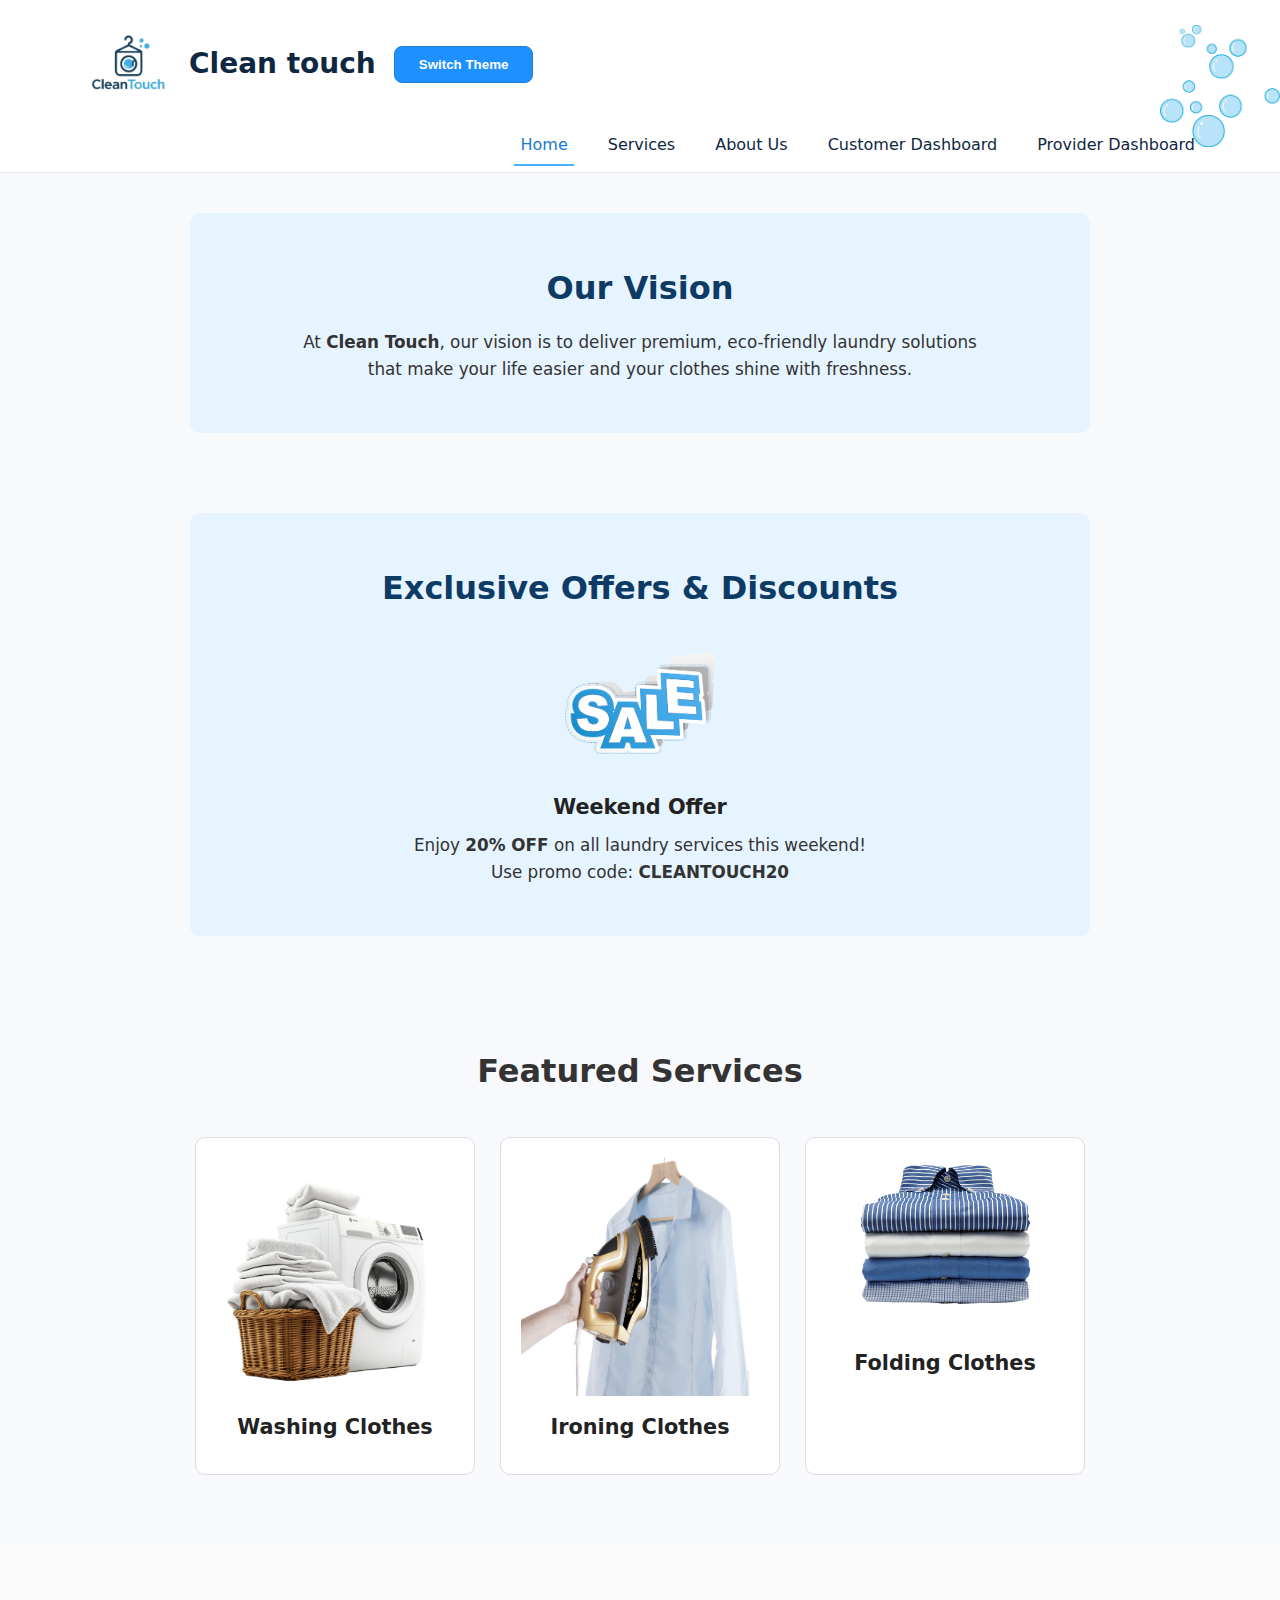
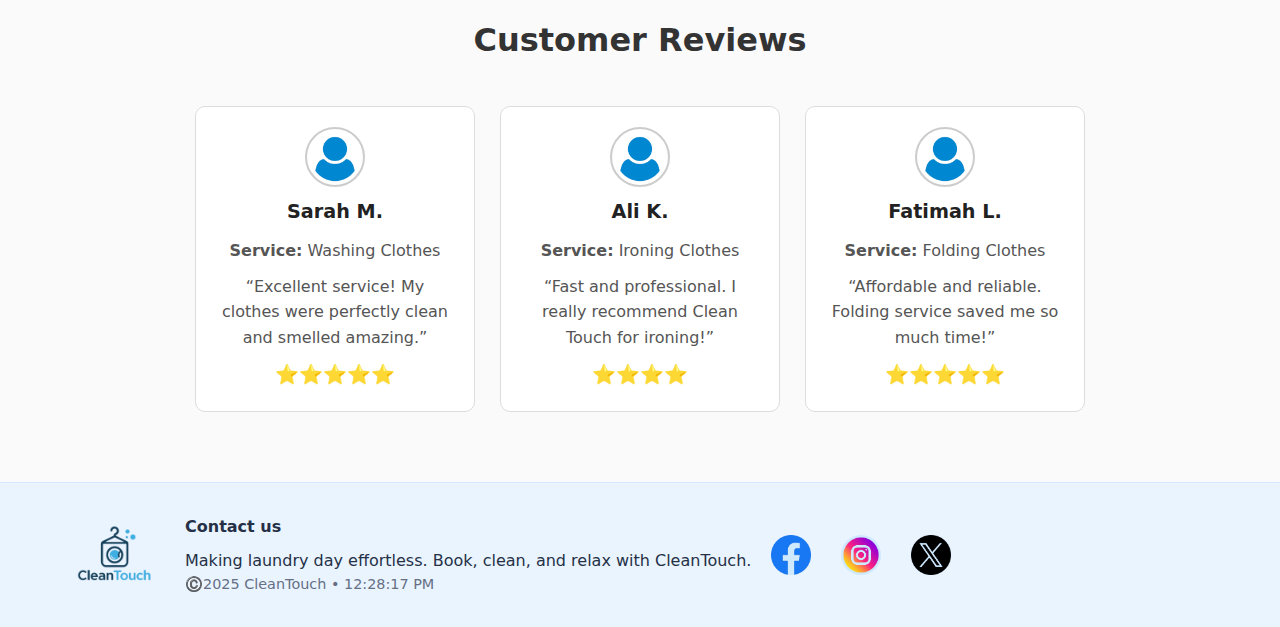
<file: index.html>
<!DOCTYPE html>
<html lang="en">
<head>
  <meta charset="UTF-8">
  <meta name="viewport" content="width=device-width, initial-scale=1.0">
  <title>Clean Touch — Home</title>
  <link rel="stylesheet" href="css/style.css">
</head>
<body>

<header>
  <div class="container header-row">
    <a class="brand" href="index.html">
      <img src="images/logo.png" alt="Clean Touch logo">
      <span class="title">Clean touch</span>
    </a>

    <!-- زر تبديل الثيم -->
    <button id="themeToggle" class="btn theme-toggle-btn" type="button">
      Switch Theme
    </button>

    <nav>
      <ul class="nav">
        <li><a class="active" href="index.html">Home</a></li>
        <li><a href="services.html">Services</a></li>
        <li><a href="about.html">About Us</a></li>
        <li><a href="customer-dashboard.html">Customer Dashboard</a></li>
        <li><a href="provider-dashboard.html">Provider Dashboard</a></li>
      </ul>
    </nav>
  </div>
</header>

<!-- ===== Our Vision ===== -->
<section class="vision light-section">
  <h2>Our Vision</h2>
  <p>At <strong>Clean Touch</strong>, our vision is to deliver premium, eco-friendly laundry solutions 
     that make your life easier and your clothes shine with freshness.</p>
</section>

<!-- ===== Exclusive Offers & Discounts ===== -->
<section class="offer light-section">
  <h2>Exclusive Offers & Discounts</h2>
  <div class="offer-box">
    <img src="images/s.png" alt="Discount icon"
     width="150" height="150" style="display:block;margin:0 auto 12px;object-fit:contain;">
    <h3>Weekend Offer</h3>
    <p>Enjoy <strong>20% OFF</strong> on all laundry services this weekend!</p>
    <p>Use promo code: <strong>CLEANTOUCH20</strong></p>
  </div>
</section>

<!-- ===== Featured Services ===== -->
<section class="services-home">
  <h2>Featured Services</h2>
  <div class="services-container">

    <!-- Washing Service -->
    <div class="service-box">
      <img src="images/w.png" alt="Washing Service" class="service-img">
      <div class="service-info">
        <h3>Washing Clothes</h3>
        <div class="desc">
          <p>Professional washing for your garments with care and freshness.</p>
        </div>
      </div>
    </div>

    <!-- Ironing Service -->
    <div class="service-box">
      <img src="images/ii.png" alt="Ironing Service" class="service-img">
      <div class="service-info">
        <h3>Ironing Clothes</h3>
        <div class="desc">
          <p>Perfect ironing to keep your clothes neat and crisp.</p>
        </div>
      </div>
    </div>

    <!-- Folding Service -->
    <div class="service-box">
      <img src="images/f.png" alt="Folding Service" class="service-img">
      <div class="service-info">
        <h3>Folding Clothes</h3>
        <div class="desc">
          <p>Neat and careful folding for all your laundry items.</p>
        </div>
      </div>
    </div>

  </div>
</section>

<!-- ===== Customer Reviews ===== -->
<section class="reviews">
  <h2>Customer Reviews</h2>
  <div class="reviews-container">

    <!-- Review 1 -->
    <div class="review">
      <img src="images/icon.png.png" alt="User icon" class="user-icon">
      <h3>Sarah M.</h3>
      <p class="service-name"><strong>Service:</strong> Washing Clothes</p>
      <p>“Excellent service! My clothes were perfectly clean and smelled amazing.”</p>
      <span>⭐⭐⭐⭐⭐</span>
    </div>

    <!-- Review 2 -->
    <div class="review">
      <img src="images/icon.png.png" alt="User icon" class="user-icon">
      <h3>Ali K.</h3>
      <p class="service-name"><strong>Service:</strong> Ironing Clothes</p>
      <p>“Fast and professional. I really recommend Clean Touch for ironing!”</p>
      <span>⭐⭐⭐⭐</span>
    </div>

    <!-- Review 3 -->
    <div class="review">
      <img src="images/icon.png.png" alt="User icon" class="user-icon">
      <h3>Fatimah L.</h3>
      <p class="service-name"><strong>Service:</strong> Folding Clothes</p>
      <p>“Affordable and reliable. Folding service saved me so much time!”</p>
      <span>⭐⭐⭐⭐⭐</span>
    </div>

  </div>
</section>

<!-- زر الرجوع لأعلى الصفحة -->
<button id="backToTop" title="Back to top">↑</button>

<footer>
  <div class="container footer-inner">
    <div class="footer-col">
      <img src="images/logo.png" alt="logo" class="footer-logo">
    </div>
    <div class="footer-col">
      <h4>Contact us</h4>
      <p>Making laundry day effortless. Book, clean, and relax with CleanTouch.</p>
      <p class="copy">
        ©️2025 CleanTouch • 
        <span id="clock"></span>
      </p>
    </div>
    <div class="footer-col"><div class="icon-placeholder"><img src="images/facebook.png" alt=""></div></div>
    <div class="footer-col"><div class="icon-placeholder"><img src="images/instagram.png" alt=""></div></div>
    <div class="footer-col"><div class="icon-placeholder"><img src="images/twitter.png" alt=""></div></div>
  </div>
</footer>

<!-- ملف الجافاسكربت المشترك لكل الصفحات -->
<script src="js/script.js"></script>
</body>
</html>
</file>
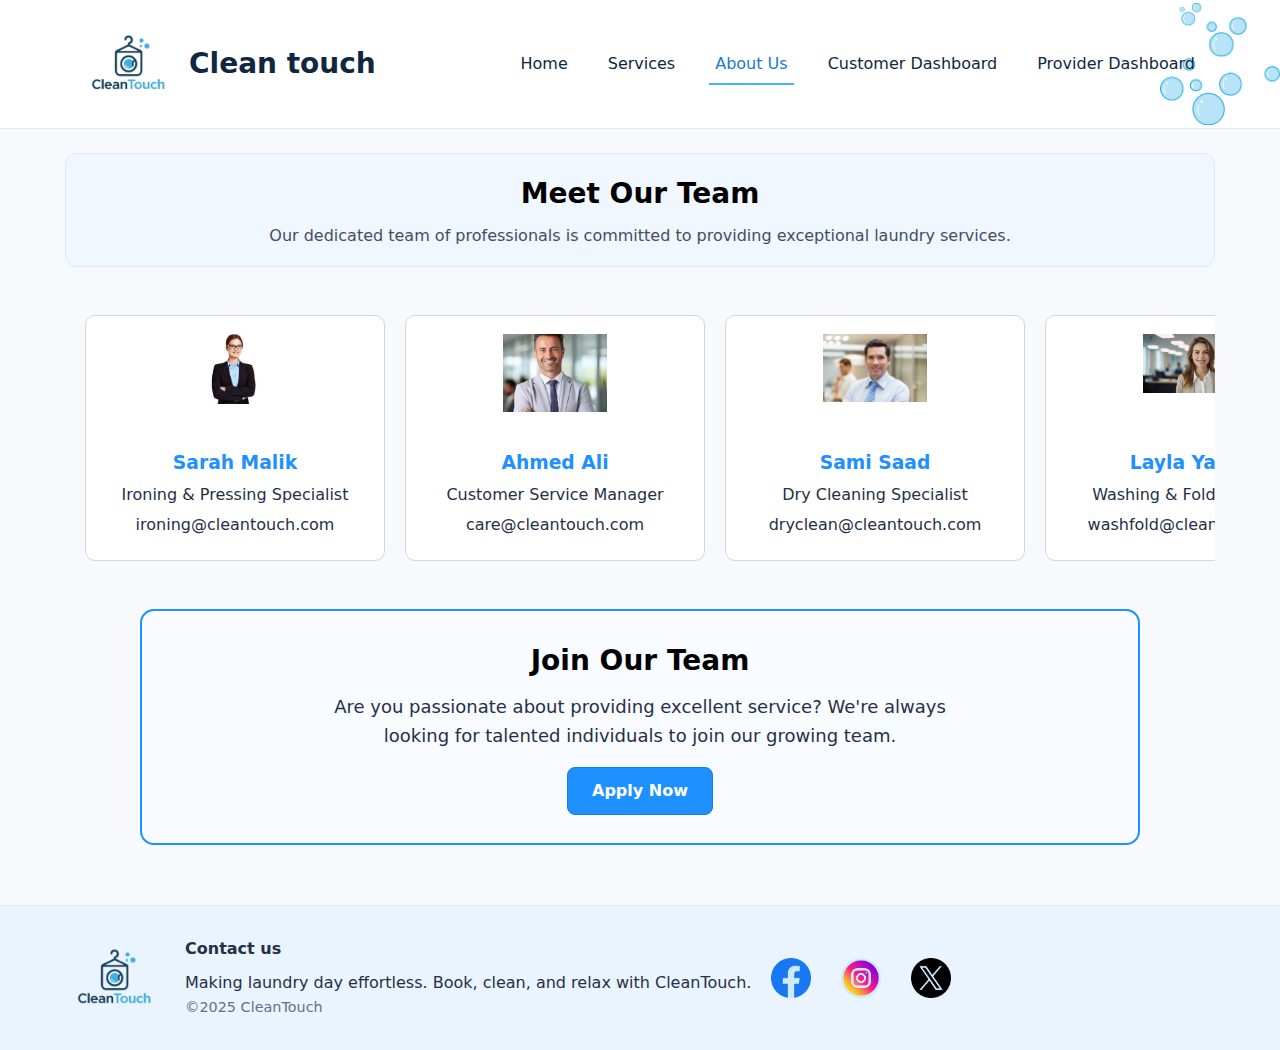
<file: about.html>
<!DOCTYPE html>
<html lang="en">
<head><!--*تعديل يارا-->
  <meta charset="UTF-8">
  <meta name="viewport" content="width=device-width, initial-scale=1.0">
  <title>Clean Touch - About Us</title>
  <link rel="stylesheet" href="css/style.css">
</head>
<body>

  <header> 
  <div class="container header-row">
    <a class="brand" href="index.html"><img src="images/logo.png" alt=""><span class="title"> Clean touch</span></a>
    <nav><ul class="nav">
      <li><a href="index.html">Home</a></li>
      <li><a href="services.html">Services</a></li>
      <li><a class="active" href="about.html">About Us</a></li>
      <li><a href="customer-dashboard.html">Customer Dashboard</a></li>
      <li><a href="provider-dashboard.html">Provider Dashboard</a></li>
    </ul></nav>
  </div>
</header>

  <main class="container">

  
    <section class="about-hero">
      
      <h2>Meet Our Team</h2>
      <p class="hero-sub">Our dedicated team of professionals is committed to providing exceptional laundry services.</p>
    </section>

   
    <div class="team">
      <div class="team-grid">
        <article class="member-card">
          <div class="avatar" aria-hidden="true">
  <img src="images/emp1.png" alt="Sarah Malik">
</div>

          <h3 class="member-name"><a href="staff-ironing.html">Sarah Malik</a></h3>
          <p class="member-title">Ironing &amp; Pressing Specialist</p>
          <p class="member-email">ironing@cleantouch.com</p>
        </article>

        <article class="member-card">
          <div class="avatar" aria-hidden="true">
  <img src="images/emp4.png" alt="Ahmed Ali">
</div>
          <h3 class="member-name"><a href="staff-customer-service.html">Ahmed Ali</a></h3>
          <p class="member-title">Customer Service Manager</p>
          <p class="member-email">care@cleantouch.com</p>
        </article>

        <article class="member-card">
         <div class="avatar" aria-hidden="true">
  <img src="images/emp2.png" alt="Sami Saad">
</div>
          <h3 class="member-name"><a href="staff-dry-cleaning.html">Sami Saad</a></h3>
          <p class="member-title">Dry Cleaning Specialist</p>
          <p class="member-email">dryclean@cleantouch.com</p>
        </article>

        <article class="member-card">
<div class="avatar" aria-hidden="true">
  <img src="images/emp3.png" alt="Layla Yasser">
</div>
          <h3 class="member-name"><a href="staff-washing-folding.html">Layla Yasser</a></h3>
          <p class="member-title">Washing &amp; Folding Expert</p>
          <p class="member-email">washfold@cleantouch.com</p>
        </article>
      </div>
    </div>


    <section class="cta-box">
      <h3>Join Our Team</h3>
      <p class="cta-text">
        Are you passionate about providing excellent service?
		We're always looking for talented individuals to join our growing team.
      </p>
      <div class="cta-actions">
        <a class="btn" href="join-team.html">Apply Now</a>
      </div>
    </section>

  </main>

<footer>
  <div class="container footer-inner">
    <div class="footer-col"><img src="images/logo.png" alt="logo" class="footer-logo"></div>
	<div class="footer-col"><h4>Contact us</h4><p>Making laundry day effortless. Book, clean, and relax with CleanTouch.</p><p class="copy">©2025 CleanTouch</p></div>
    <div class="footer-col"><div class="icon-placeholder"><img src="images/facebook.png" alt=""></div></div>
    <div class="footer-col"><div class="icon-placeholder"><img src="images/instagram.png" alt=""></div></div>
    <div class="footer-col"><div class="icon-placeholder"><img src="images/twitter.png" alt=""></div></div>
  </div>
</footer>
<script src="js/script.js"></script>
</body>
</html>
</file>
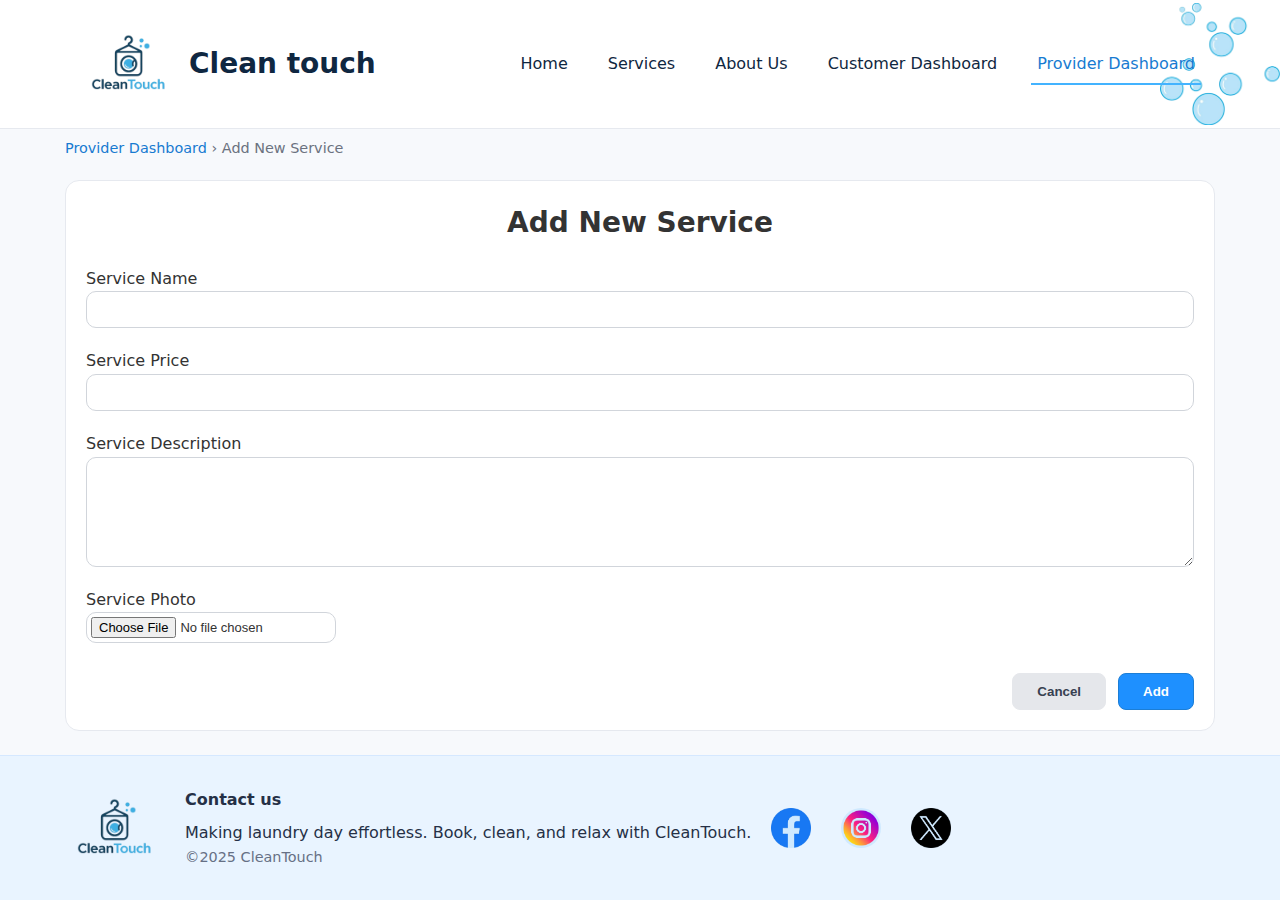
<file: add-service.html>
<!DOCTYPE html>
<html lang="en">
<head>
  <meta charset="UTF-8">
  <meta name="viewport" content="width=device-width, initial-scale=1.0">
  <title>Add New Service — Clean Touch</title>
  <link rel="stylesheet" href="css/style.css">
</head>
<body>
<header>
  <div class="container header-row">
    <a class="brand" href="index.html"><img src="images/logo.png" alt=""><span class="title">Clean touch</span></a>
    <nav><ul class="nav">
      <li><a href="index.html">Home</a></li>
      <li><a href="services.html">Services</a></li>
      <li><a href="about.html">About Us</a></li>
      <li><a href="customer-dashboard.html">Customer Dashboard</a></li>
      <li><a class="active" href="provider-dashboard.html">Provider Dashboard</a></li>
    </ul></nav>
  </div>
</header>

<main class="container">
  <p class="breadcrumbs"><a href="provider-dashboard.html">Provider Dashboard</a> › Add New Service</p>

  <section class="card">
  <h1 class="page-title">Add New Service</h1>

  <form id="addServiceForm" class="form-grid">
    <label>Service Name
      <input type="text" id="serviceName">
    </label>

    <label>Service Price
      <input type="text" id="servicePrice">
    </label>

    <label>Service Description
      <textarea id="serviceDescription"></textarea>
    </label>

    <label>Service Photo
      <input type="file" id="servicePhoto">
    </label>

    <div class="form-actions">
      <button type="reset" class="btn gray">Cancel</button>
      <!-- زر عادي مو disabled عشان نستقبل submit -->
      <button type="submit" class="btn">Add</button>
    </div>
  </form>
</section>

</main>


<footer>
  <div class="container footer-inner">
    <div class="footer-col"><img src="images/logo.png" alt="logo" class="footer-logo"></div>
	<div class="footer-col"><h4>Contact us</h4><p>Making laundry day effortless. Book, clean, and relax with CleanTouch.</p><p class="copy">©2025 CleanTouch</p></div>
    <div class="footer-col"><div class="icon-placeholder"><img src="images/facebook.png" alt=""></div></div>
    <div class="footer-col"><div class="icon-placeholder"><img src="images/instagram.png" alt=""></div></div>
    <div class="footer-col"><div class="icon-placeholder"><img src="images/twitter.png" alt=""></div></div>
  </div>
</footer>
<script src="js/script.js"></script>
</body>
</html>
</file>
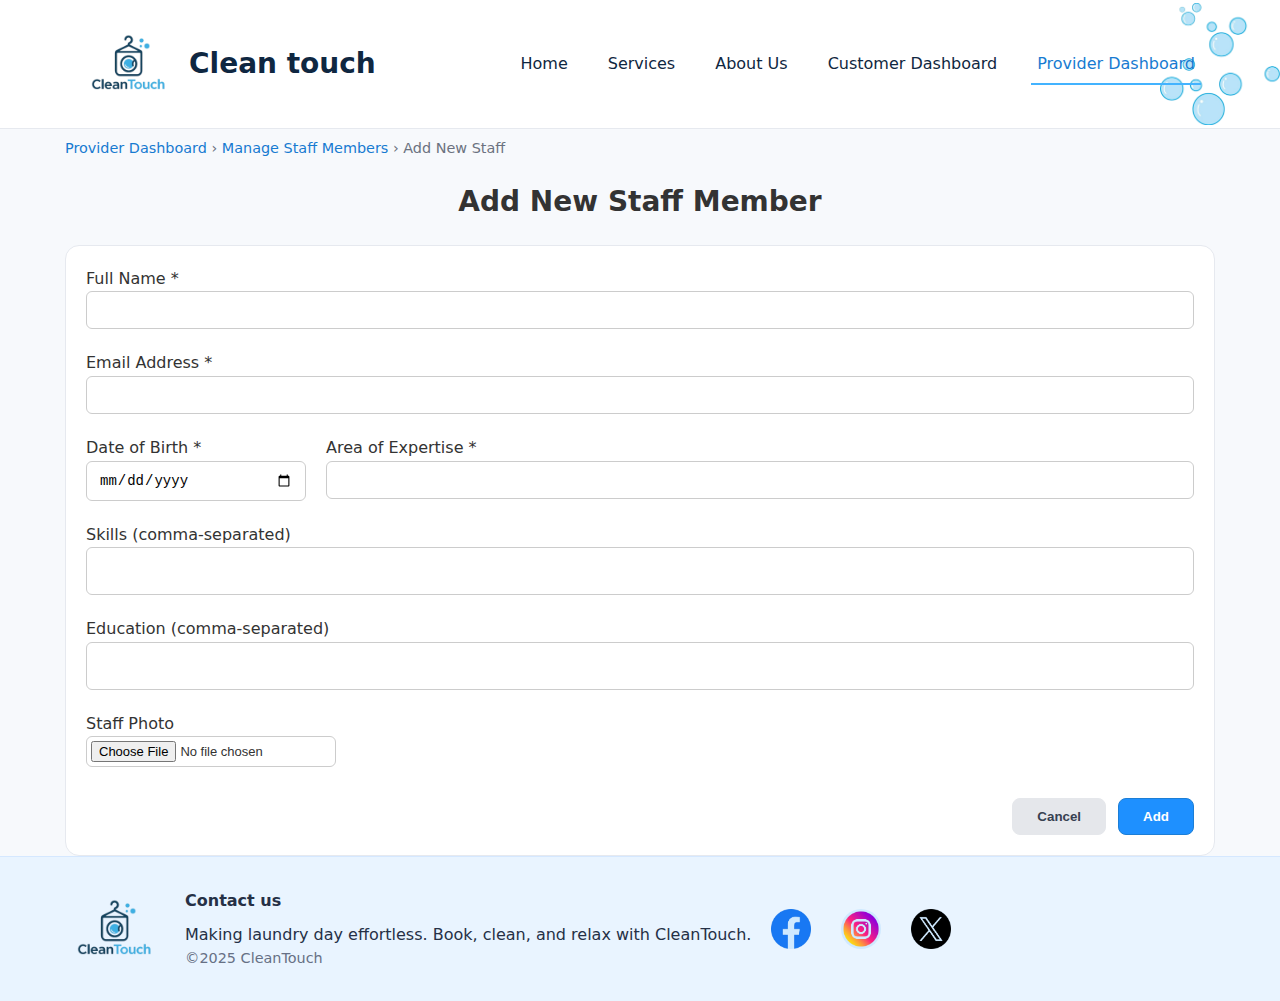
<file: add-staff.html>
<!DOCTYPE html>
<html lang="en">
<head>
  <meta charset="UTF-8" >
  <meta name="viewport" content="width=device-width, initial-scale=1.0" >
  <title>Add New Staff Member — Clean Touch</title>
  <link rel="stylesheet" href="css/style.css" >
</head>
<body>
  <header>
    <div class="container header-row">
      <a class="brand" href="index.html">
        <img src="images/logo.png" alt="">
        <span class="title">Clean touch</span>
      </a>
      <nav>
        <ul class="nav">
          <li><a href="index.html">Home</a></li>
          <li><a href="services.html">Services</a></li>
          <li><a href="about.html">About Us</a></li>
          <li><a href="customer-dashboard.html">Customer Dashboard</a></li>
          <li><a class="active" href="provider-dashboard.html">Provider Dashboard</a></li>
        </ul>
      </nav>
    </div>
  </header>

  <main class="container">
    <p class="breadcrumbs">
      <a href="provider-dashboard.html">Provider Dashboard</a> › 
      <a href="manage-staff.html">Manage Staff Members</a> › 
      Add New Staff
    </p>

    <h1 class="page-title">Add New Staff Member</h1>

    <div class="card">

      <form id="addStaffForm" action="#" method="post" class="add-form" novalidate>
        <label>Full Name *<br>
          <input type="text" name="name" >
        </label>

        <label>Email Address *<br>
          <input type="email" name="email">
        </label>

        <!-- صف مزدوج: تاريخ الميلاد + مجال الخبرة -->
        <div class="form-row">
  <label class="dob-field">Date of Birth *<br>
    <input type="date" name="dob" >
  </label>

  <label class="expertise-field">Area of Expertise *<br>
    <input type="text" name="expertise" >
  </label>
</div>


        <label>Skills (comma-separated)<br>
          <input type="text" name="skills">
        </label>

        <label>Education (comma-separated)<br>
          <input type="text" name="education">
        </label>

        <label>Staff Photo<br>
          <input type="file" name="photo" accept="image/*">
        </label>

        <div class="form-actions">
          <button type="reset" class="btn gray">Cancel</button>
          <button type="submit" class="btn">Add</button>
        </div>
      </form>
    </div>
  </main>

  <footer>
    <div class="container footer-inner">
      <div class="footer-col"><img src="images/logo.png" alt="logo" class="footer-logo"></div>
      <div class="footer-col">
        <h4>Contact us</h4>
        <p>Making laundry day effortless. Book, clean, and relax with CleanTouch.</p>
        <p class="copy">©2025 CleanTouch</p>
      </div>
      <div class="footer-col"><div class="icon-placeholder"><img src="images/facebook.png" alt=""></div></div>
      <div class="footer-col"><div class="icon-placeholder"><img src="images/instagram.png" alt=""></div></div>
      <div class="footer-col"><div class="icon-placeholder"><img src="images/twitter.png" alt=""></div></div>
    </div>
  </footer>
  <script src="js/script.js"></script>
</body>
</html>
</file>
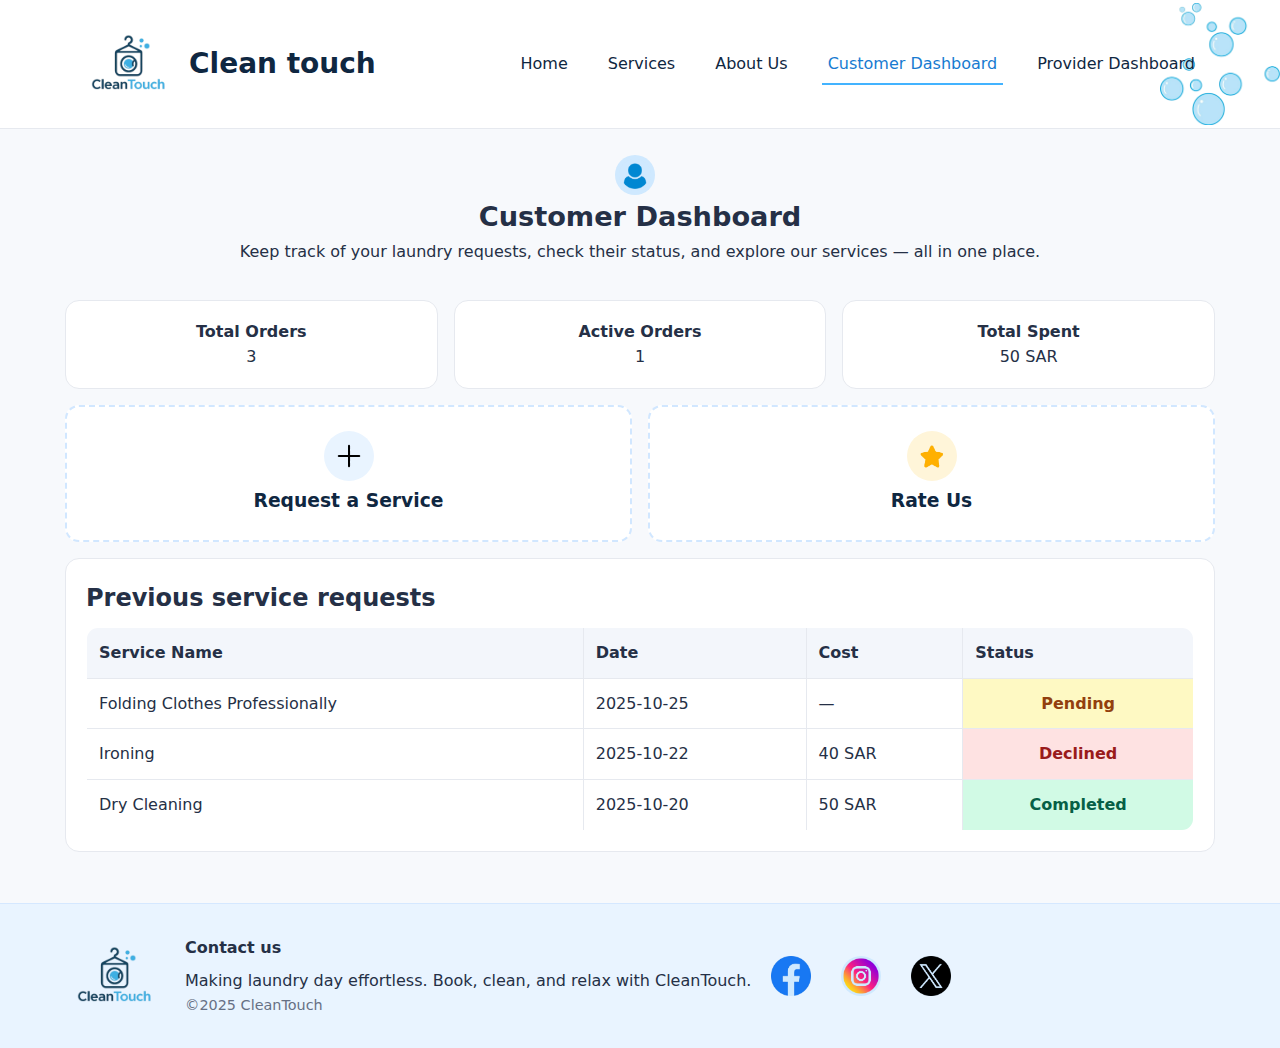
<file: customer-dashboard.html>
<!DOCTYPE html>
<html lang="en">
<head>
  <meta charset="UTF-8">
  <meta name="viewport" content="width=device-width, initial-scale=1.0">
  <title>Customer Dashboard — Clean Touch</title>
  <link rel="stylesheet" href="css/style.css">
</head>
<body>
<header>
  <div class="container header-row">
    <a class="brand" href="index.html"><img src="images/logo.png" alt=""><span class="title"> Clean touch</span></a>
    <nav><ul class="nav">
      <li><a href="index.html">Home</a></li>
      <li><a href="services.html">Services</a></li>
      <li><a href="about.html">About Us</a></li>
      <li><a class="active" href="customer-dashboard.html">Customer Dashboard</a></li>
      <li><a href="provider-dashboard.html">Provider Dashboard</a></li>
    </ul></nav>
  </div>
</header>

<main class="container">
  <div class="page-header">
    <span class="icon-placeholder2"></span>
    <h1>Customer Dashboard</h1>
    <p>Keep track of your laundry requests, check their status, and explore our services — all in one place.</p><br>
  </div>


  <section class="tiles">             
    <div class="tile"><h4>Total Orders</h4><p>3</p></div>
    <div class="tile"><h4>Active Orders</h4><p>1</p></div>
    <div class="tile"><h4>Total Spent</h4><p>50 SAR</p></div> <!-- cahnged from strong to h4 to remove validator warning and make it more accessible -->
  </section>
  

  <section class="actions">
  <a class="action request-link" href="request-service.html">
    <img src="images/plusIcon.png" alt="Create new service Request" class="action-icon">
    <h3>Request a Service</h3>
  </a>

  <a class="action rate-link" href="evaluate-service.html">
    <img src="images/star2.png" alt="Review your last service" class="action-icon">
    <h3>Rate Us</h3>
  </a>
  </section>

  <section class="card" style="margin-top:12px">
    <h2 style="margin-bottom:10px;">Previous service requests</h2>
	<table class="profile-table">
	<tr>
		<th>Service Name</th>
		<th>Date</th>
		<th>Cost</th>
		<th>Status</th>
	</tr>
	<tr>
		<td>Folding Clothes Professionally</td>
		<td>2025-10-25</td>
		<td>—</td>
		<td class="status pending">Pending</td>
	</tr>
	<tr>
		<td>Ironing</td>
		<td>2025-10-22</td>
		<td>40 SAR</td>
		<td class="status declined">Declined</td>
	</tr>
	<tr>
		<td>Dry Cleaning</td>
		<td>2025-10-20</td> 
		<td>50 SAR</td>
		<td class="status completed">Completed</td>
	</tr>
	</table>
  </section>
</main>

<br><br>

<footer>
  <div class="container footer-inner">
    <div class="footer-col"><img src="images/logo.png" alt="logo" class="footer-logo"></div>
	<div class="footer-col"><h4>Contact us</h4><p>Making laundry day effortless. Book, clean, and relax with CleanTouch.</p><p class="copy">©2025 CleanTouch</p></div>
    <div class="footer-col"><div class="icon-placeholder"><img src="images/facebook.png" alt=""></div></div>
    <div class="footer-col"><div class="icon-placeholder"><img src="images/instagram.png" alt=""></div></div>
    <div class="footer-col"><div class="icon-placeholder"><img src="images/twitter.png" alt=""></div></div>
  </div>
</footer>
<script src="js/script.js"></script>

</body>
</html>
</file>
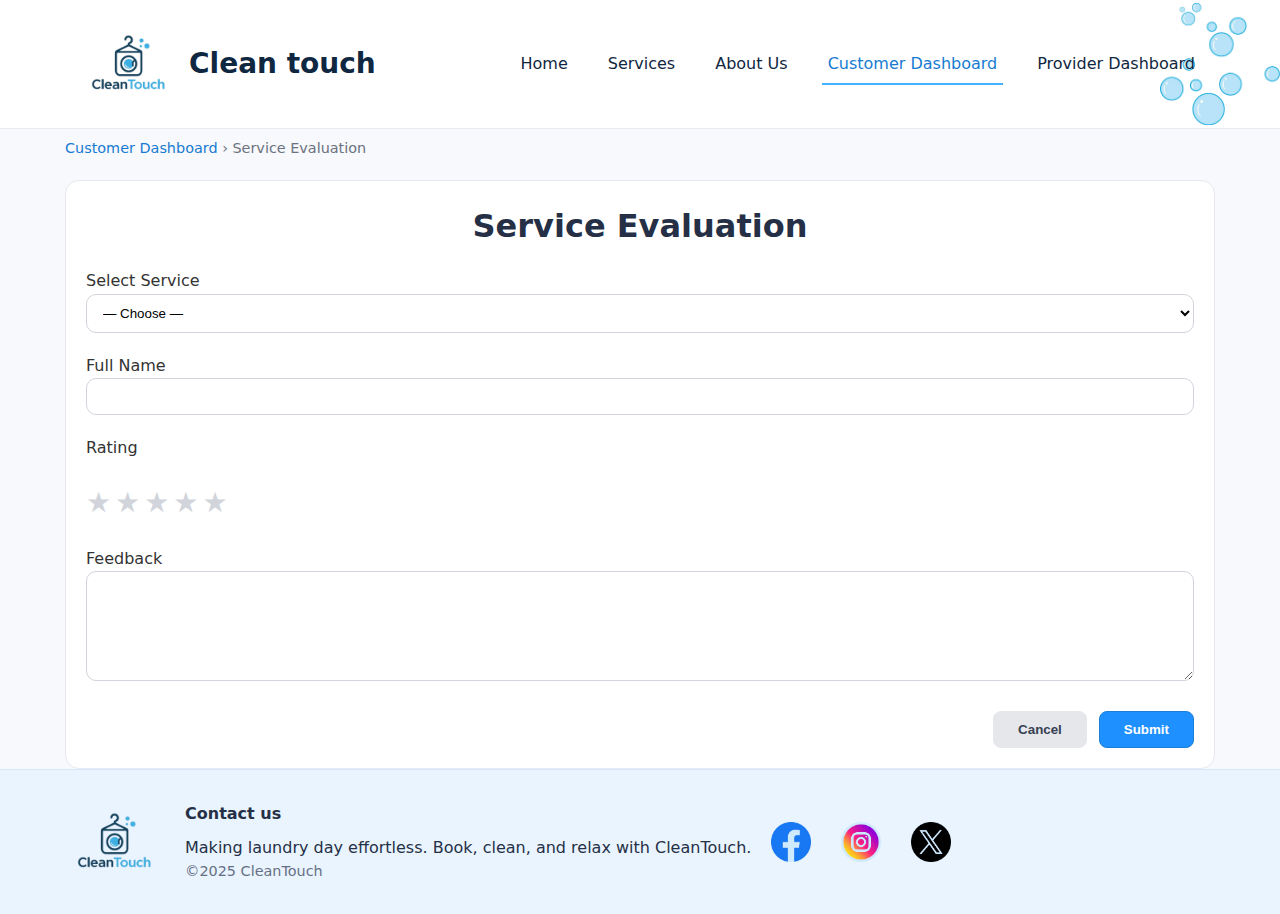
<file: evaluate-service.html>
<!DOCTYPE html>
<html lang="en">
<head>
  <meta charset="UTF-8">
  <meta name="viewport" content="width=device-width, initial-scale=1.0">
  <title>Service Evaluation — Clean Touch</title>
  <link rel="stylesheet" href="css/style.css">
</head>
<body>
<header>
  <div class="container header-row">
    <a class="brand" href="index.html"><img src="images/logo.png" alt=""><span class="title">Clean touch</span></a>
    <nav><ul class="nav">
      <li><a href="index.html">Home</a></li>
      <li><a href="services.html">Services</a></li>
      <li><a href="about.html">About Us</a></li>
      <li><a class="active" href="customer-dashboard.html">Customer Dashboard</a></li>
      <li><a href="provider-dashboard.html">Provider Dashboard</a></li>
    </ul></nav>
  </div>
</header>

<main class="container">
  <p class="breadcrumbs"><a href="customer-dashboard.html">Customer Dashboard</a> › Service Evaluation</p>

  <section class="card">
    <h1 style="text-align:center; margin-bottom:16px;">Service Evaluation</h1>
   <form class="form-grid" id="evaluationForm">

  <label>Select Service
    <select id="evalService">
      <option value="">— Choose —</option>
      <option value="Dry Cleaning">Dry Cleaning</option>
      <option value="Ironing">Ironing</option>
      <option value="Washing">Washing</option>
      <option value="Folding Clothes Professionally">Folding Clothes Professionally</option>
    </select>
  </label>

  <label>Full Name
    <input type="text" id="evalName">
  </label>

  <label>Rating</label>
 <div class="rating">
  <input type="radio" id="star5" name="rating" value="5">
  <label for="star5">★</label>

  <input type="radio" id="star4" name="rating" value="4">
  <label for="star4">★</label>

  <input type="radio" id="star3" name="rating" value="3">
  <label for="star3">★</label>

  <input type="radio" id="star2" name="rating" value="2">
  <label for="star2">★</label>

  <input type="radio" id="star1" name="rating" value="1">
  <label for="star1">★</label>
</div>

  <label>Feedback
    <textarea id="feedback"></textarea>
  </label>

  <div class="form-actions">
    <button type="reset" class="btn gray">Cancel</button>
    <button type="submit" class="btn">Submit</button>
  </div>

</form>
  </section>
</main>

<footer>
  <div class="container footer-inner">
    <div class="footer-col"><img src="images/logo.png" alt="logo" class="footer-logo"></div>
	<div class="footer-col"><h4>Contact us</h4><p>Making laundry day effortless. Book, clean, and relax with CleanTouch.</p><p class="copy">©2025 CleanTouch</p></div>
    <div class="footer-col"><div class="icon-placeholder"><img src="images/facebook.png" alt=""></div></div>
    <div class="footer-col"><div class="icon-placeholder"><img src="images/instagram.png" alt=""></div></div>
    <div class="footer-col"><div class="icon-placeholder"><img src="images/twitter.png" alt=""></div></div>
  </div>
</footer>
<script src="js/script.js"></script>
</body>
</html>
</file>
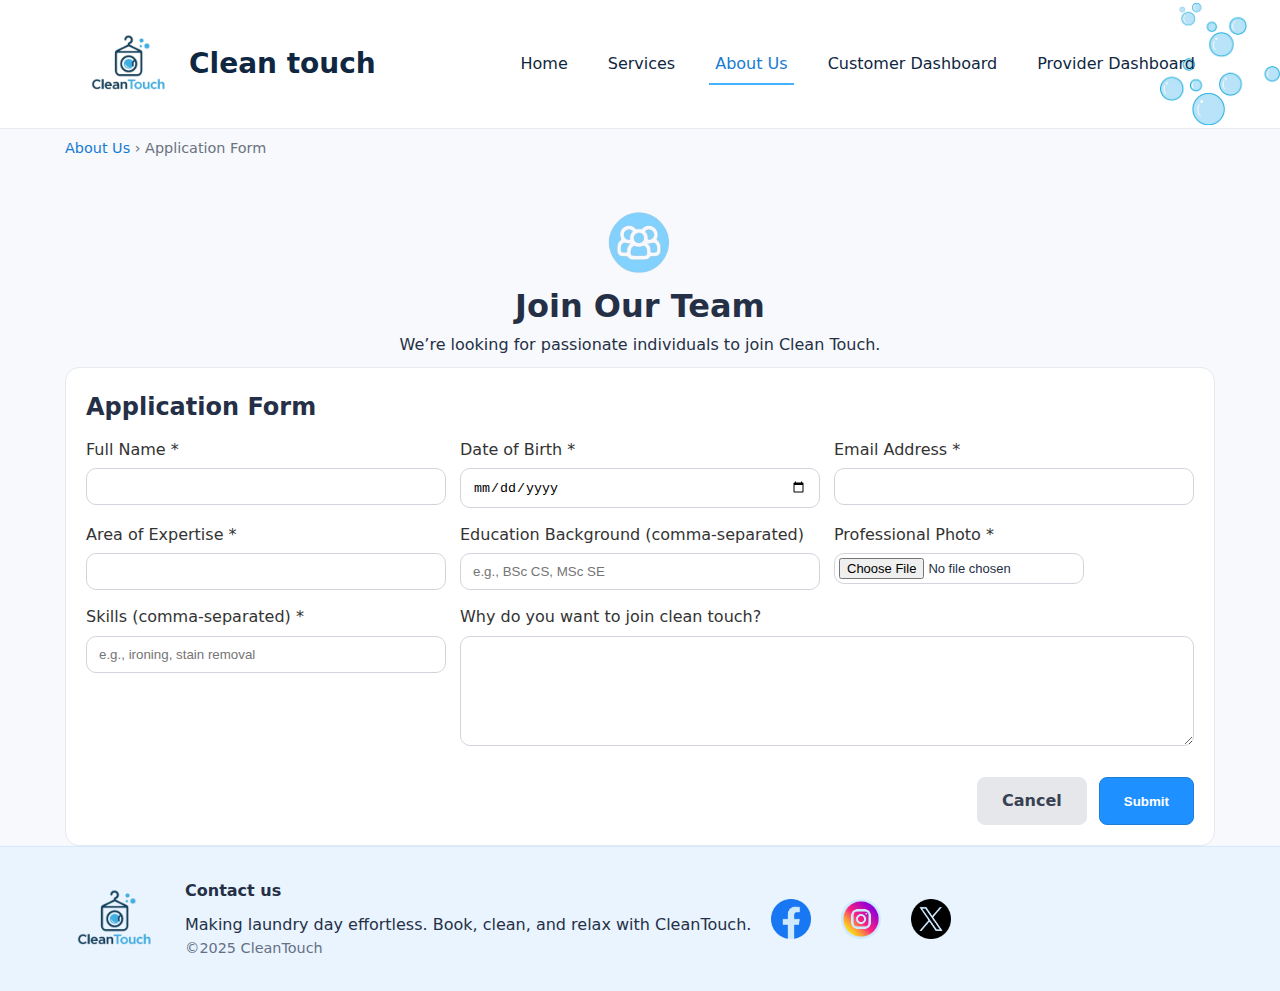
<file: join-team.html>
<!DOCTYPE html>
<html lang="en">
<head><!--*تعديل يارا-->
  <meta charset="UTF-8">
  <meta name="viewport" content="width=device-width, initial-scale=1.0">
  <title>Clean Touch - Application form</title>
  <link rel="stylesheet" href="css/style.css">
</head>
<body>
<header>
  <div class="container header-row">
    <a class="brand" href="index.html"><img src="images/logo.png" alt=""><span class="title">Clean touch</span></a>
    <nav><ul class="nav">
      <li><a href="index.html">Home</a></li>
      <li><a href="services.html">Services</a></li>
      <li><a class="active" href="about.html">About Us</a></li>
      <li><a href="customer-dashboard.html">Customer Dashboard</a></li>
      <li><a href="provider-dashboard.html">Provider Dashboard</a></li>
    </ul></nav>
  </div>
</header>

<main class="container">
  <p class="breadcrumbs"><a href="about.html">About Us</a> › Application Form</p>
  <div class="page-header" style="text-align:center;">
  <img src="images/teamicon.png" alt="Team Icon" style="width:70px; display:block; margin:0 auto;">
  <h1 style="font-size:2rem; font-weight:800; margin:0;">Join Our Team</h1>
  <p style="margin-top:0;">We’re looking for passionate individuals to join Clean Touch.</p>
</div>





  <section class="card">
  <h2 style="margin-bottom:10px;">Application Form</h2>
  <form id="applicationForm" class="form-grid form-3" action="#">
      <div>
        <label>Full Name *</label>
        <input type="text" id="fullName" required>
      </div>
      <div>
        <label>Date of Birth *</label>
        <input type="date" id="dob" required>
      </div>
      <div>
        <label>Email Address *</label>
        <input type="email" id="email" required>
      </div>

      <div>
        <label>Area of Expertise *</label>
        <input type="text" id="expertise" required>
      </div>
      <div>
        <label>Education Background (comma-separated)</label>
        <input type="text" id="education" placeholder="e.g., BSc CS, MSc SE">
      </div>
      <div>
        <label>Professional Photo *</label>
        <input type="file" id="photo" accept="image/*" required>
      </div>

      <div>
        <label>Skills (comma-separated) *</label>
        <input type="text" id="skills" placeholder="e.g., ironing, stain removal" required>
      </div>
      <div style="grid-column: span 2;">
        <label>Why do you want to join clean touch?</label>
        <textarea id="reason"></textarea>
      </div>

      <div class="form-actions" style="grid-column: 1 / -1;">
        
        <a href="about.html" class="btn gray">Cancel</a>
        <button type="submit" id="submitBtn" class="btn" disabled>Submit</button>
      </div>
    </form>
</section>

</main>

<footer>
  <div class="container footer-inner">
    <div class="footer-col"><img src="images/logo.png" alt="logo" class="footer-logo"></div>
	<div class="footer-col"><h4>Contact us</h4><p>Making laundry day effortless. Book, clean, and relax with CleanTouch.</p><p class="copy">©2025 CleanTouch</p></div>
    <div class="footer-col"><div class="icon-placeholder"><img src="images/facebook.png" alt=""></div></div>
    <div class="footer-col"><div class="icon-placeholder"><img src="images/instagram.png" alt=""></div></div>
    <div class="footer-col"><div class="icon-placeholder"><img src="images/twitter.png" alt=""></div></div>
  </div>
</footer>
<script src="js/script.js"></script>
</body>
</html>
</file>
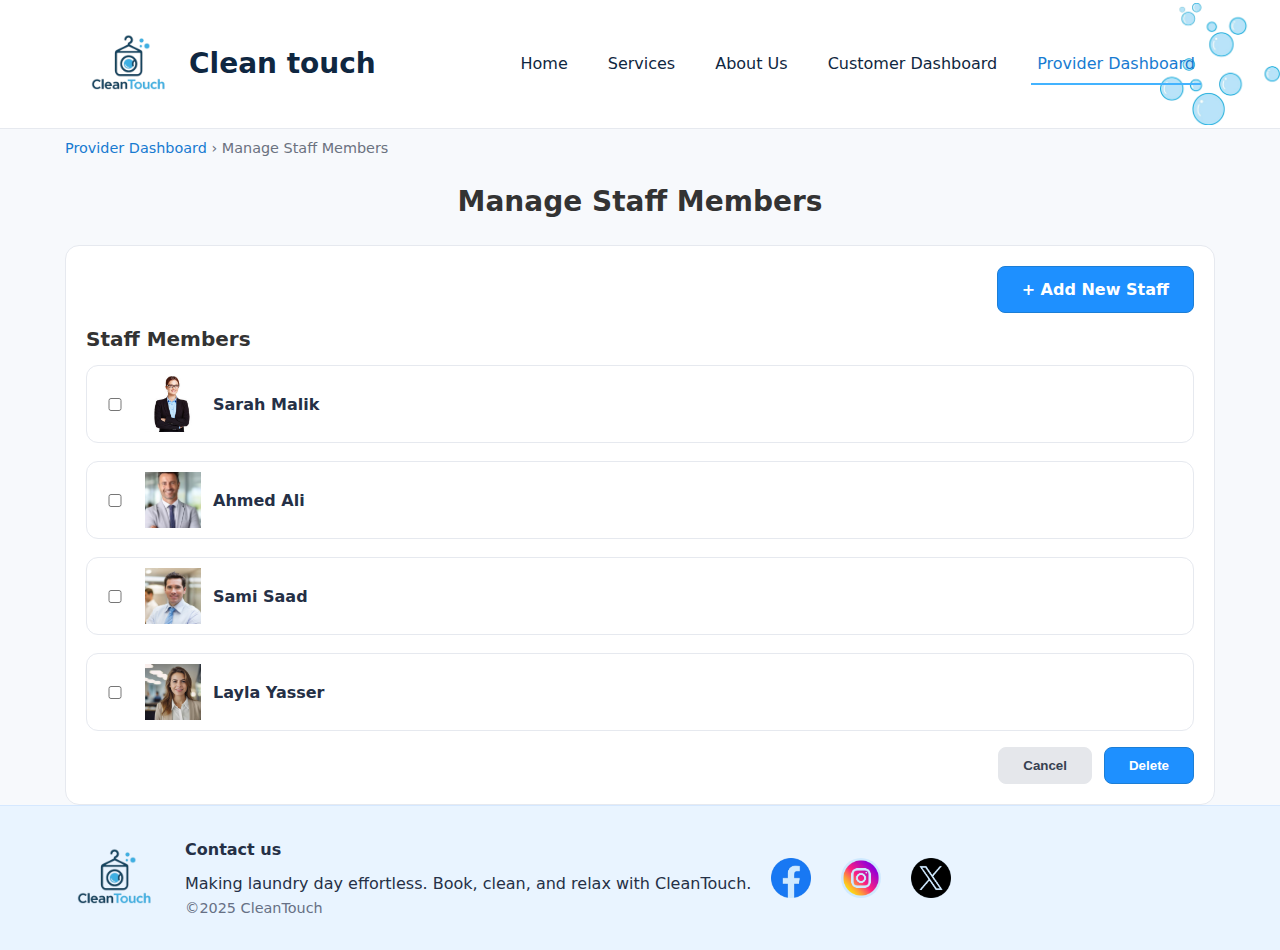
<file: manage-staff.html>
<!DOCTYPE html>
<html lang="en">
<head>
  <meta charset="UTF-8" >
  <meta name="viewport" content="width=device-width, initial-scale=1.0">
  <title>Manage Staff Members — Clean Touch</title>
  <link rel="stylesheet" href="css/style.css">
</head>
<body>
  <header>
    <div class="container header-row">
      <a class="brand" href="index.html">
        <img src="images/logo.png" alt="">
        <span class="title">Clean touch</span>
      </a>
      <nav>
        <ul class="nav">
          <li><a href="index.html">Home</a></li>
          <li><a href="services.html">Services</a></li>
          <li><a href="about.html">About Us</a></li>
          <li><a href="customer-dashboard.html">Customer Dashboard</a></li>
          <li><a class="active" href="provider-dashboard.html">Provider Dashboard</a></li>
        </ul>
      </nav>
    </div>
  </header>

  <main class="container">
    <p class="breadcrumbs">
      <a href="provider-dashboard.html">Provider Dashboard</a> › Manage Staff Members
    </p>
<h1 class="page-title">Manage Staff Members</h1>

    <section class="card">
      <!-- Flex عمودي عشان نقدر نرفع التولبار فوق بصريًا -->
      <form id="manageStaffForm" action="#" method="post" class="delete-form">
        <div class="staff-wrap">
		
<h2 class="section-title">Staff Members</h2>

          <div class="staff-list">
            <label class="staff-item">
              <input class="staff-check" type="checkbox" name="delete_ids[]" value="1">
              <span><img src="images/emp1.png" alt="Sarah Malik" width="100" height="56"></span>
              <span>Sarah Malik</span>
            </label>

            <label class="staff-item">
              <input class="staff-check" type="checkbox" name="delete_ids[]" value="2">
              <span><img src="images/emp4.png" alt="Ahmed Ali" width="100" height="56"></span>
              <span>Ahmed Ali</span>
            </label>

            <label class="staff-item">
              <input class="staff-check" type="checkbox" name="delete_ids[]" value="3">
              <span><img src="images/emp2.png" alt="Sami Saad" width="100" height="56"></span>
              <span>Sami Saad</span>
            </label>

            <label class="staff-item">
              <input class="staff-check" type="checkbox" name="delete_ids[]" value="4">
              <span><img src="images/emp3.png" alt="Layla Yasser" width="100" height="56"></span>
              <span>Layla Yasser</span>
            </label>
          </div>

         
          <div class="ms-toolbar">
            <a class="btn" href="add-staff.html">+ Add New Staff</a>
          </div>

          <!-- أزرار تظهر فقط عند وجود تحديد -->
          <div class="form-actions ms-actions">
            <button type="reset" class="btn gray">Cancel</button>
        <button type="submit" class="btn" >Delete</button>
          </div>

        </div>
      </form>
    </section>
  </main>

  <footer>
    <div class="container footer-inner">
      <div class="footer-col">
        <img src="images/logo.png" alt="logo" class="footer-logo">
      </div>
      <div class="footer-col">
        <h4>Contact us</h4>
        <p>Making laundry day effortless. Book, clean, and relax with CleanTouch.</p>
        <p class="copy">©2025 CleanTouch</p>
      </div>
      <div class="footer-col"><div class="icon-placeholder"><img src="images/facebook.png" alt=""></div></div>
      <div class="footer-col"><div class="icon-placeholder"><img src="images/instagram.png" alt=""></div></div>
      <div class="footer-col"><div class="icon-placeholder"><img src="images/twitter.png" alt=""></div></div>
    </div>
  </footer>
  <script src="js/script.js"></script>
</body>
</html>
</file>
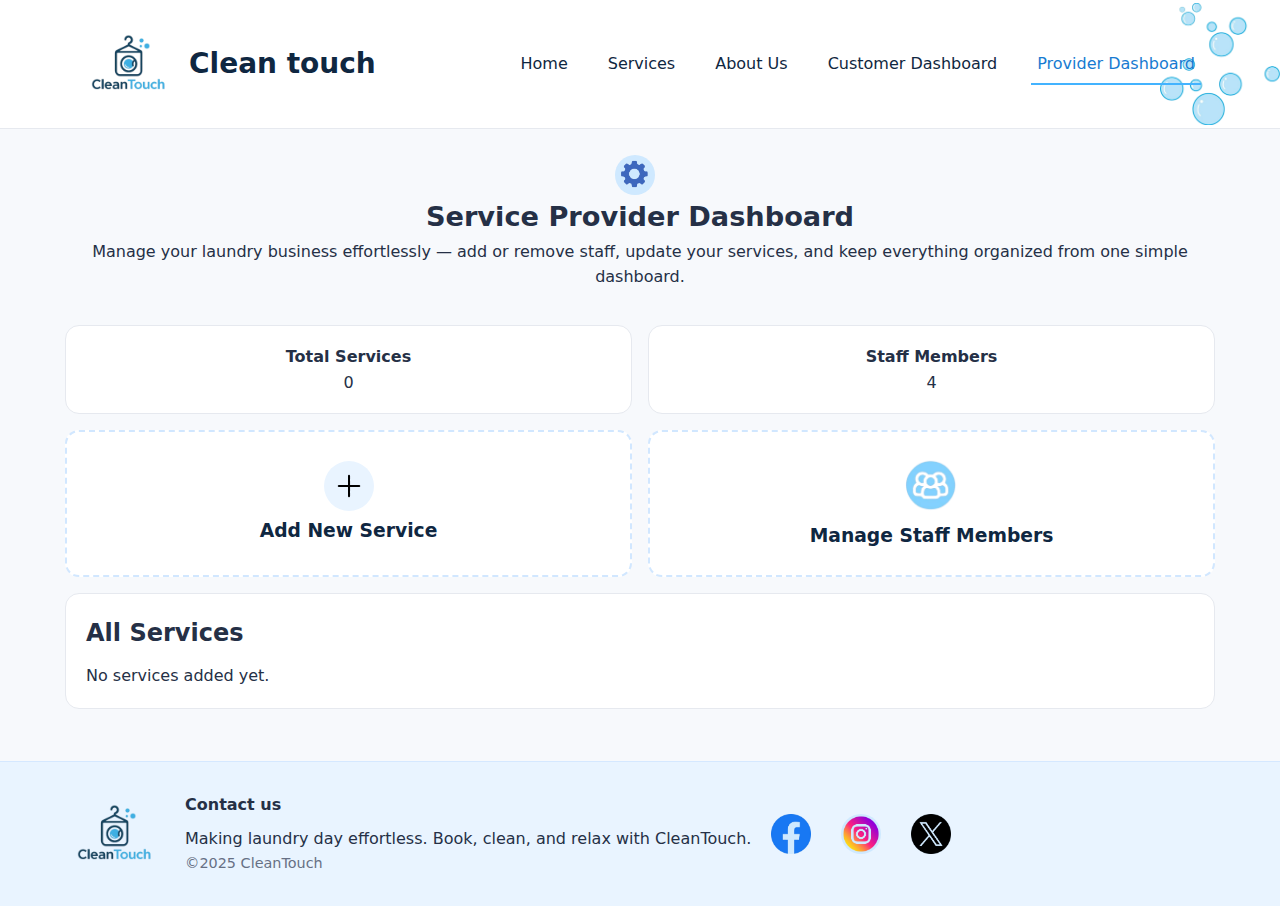
<file: provider-dashboard.html>
<!DOCTYPE html>
<html lang="en">
<head>
  <meta charset="UTF-8">
  <meta name="viewport" content="width=device-width, initial-scale=1.0">
  <title>Provider Dashboard — Clean Touch</title>
  <link rel="stylesheet" href="css/style.css">
</head>
<body>
<header>
  <div class="container header-row">
    <a class="brand" href="index.html"><img src="images/logo.png" alt=""><span class="title">Clean touch</span></a>
    <nav><ul class="nav">
      <li><a href="index.html">Home</a></li>
      <li><a href="services.html">Services</a></li>
      <li><a href="about.html">About Us</a></li>
      <li><a href="customer-dashboard.html">Customer Dashboard</a></li>
      <li><a class="active" href="provider-dashboard.html">Provider Dashboard</a></li>
    </ul></nav>
  </div>
</header>

<main class="container">
  <div class="page-header">  
  <span class="icon-placeholder3">  </span>
  <h1>Service Provider Dashboard</h1>
   <p>Manage your laundry business effortlessly — add or remove staff, update your services, and keep everything organized from one simple dashboard.</p><br>
  </div>

  <div class="tiles"><div class="tile"><strong>Total Services</strong><p id="totalServices">4</p></div>

    <div class="tile"><strong>Staff Members</strong><p>4</p></div>
  </div>

  <section class="actions">
    <a class="action request-link" href="add-service.html">
	<img src="images/plusIcon.png" alt="Request icon" class="action-icon">
	<h3> Add New Service</h3></a>
	
	
    <a class="action request-link" href="manage-staff.html">
	<img src="images/teamIcon.png" alt="manage staff icon" class="team-icon" width="500" height="300">
	<h3> Manage Staff Members</h3></a>
	
  </section>

  <div class="card" style="margin-top:16px">
  <h2 style="margin-bottom:10px;">All Services</h2>
  <div class="cards-row" id="providerServicesList">
      <div class="service-card">
        <div > <img src="images/w.png" alt="Washing Service" class="service-img"></div>
        <div class="content"> <p>Washing<br>Professional washing that keeps your clothes clean and fresh.<br>SAR 30</p><a  class="btn gray" href="#">Edit </a></div>
      </div>
      <div class="service-card">
        <div><img src="images/ii.png" alt="Ironing Service" class="service-img"></div>
        <div class="content"><p>Ironing<br>Expert ironing for neat, wrinkle-free garments.<br>SAR 40</p><a class="btn gray" href="#">Edit</a></div>
      </div>
      <div class="service-card">
        <div><img src="images/f.png" alt="Folding Service" class="service-img"></div>
        <div class="content"><p>Folding Clothes Professionally<br>Careful and professional folding to keep clothes organized.<br>SAR 25</p><a class="btn gray" href="#">Edit</a></div>
      </div>
      <div class="service-card">
        <div> <img src="images/ddd.png" alt="Dry Cleaning Service" class="service-img"></div>
        <div class="content"><p>Dry-Cleaning<br>Premium dry-cleaning for delicate fabrics requiring extra care.<br>SAR 50</p><a class="btn gray" href="#">Edit</a></div>
      </div>
    </div>
  </div>
</main>
<br><br>

<footer>
  <div class="container footer-inner">
    <div class="footer-col"><img src="images/logo.png" alt="logo" class="footer-logo"></div>
	<div class="footer-col"><h4>Contact us</h4><p>Making laundry day effortless. Book, clean, and relax with CleanTouch.</p><p class="copy">©2025 CleanTouch</p></div>
    <div class="footer-col"><div class="icon-placeholder"><img src="images/facebook.png" alt=""></div></div>
    <div class="footer-col"><div class="icon-placeholder"><img src="images/instagram.png" alt=""></div></div>
    <div class="footer-col"><div class="icon-placeholder"><img src="images/twitter.png" alt=""></div></div>
  </div>
</footer>
<script src="js/script.js"></script>
</body>
</html>
</file>
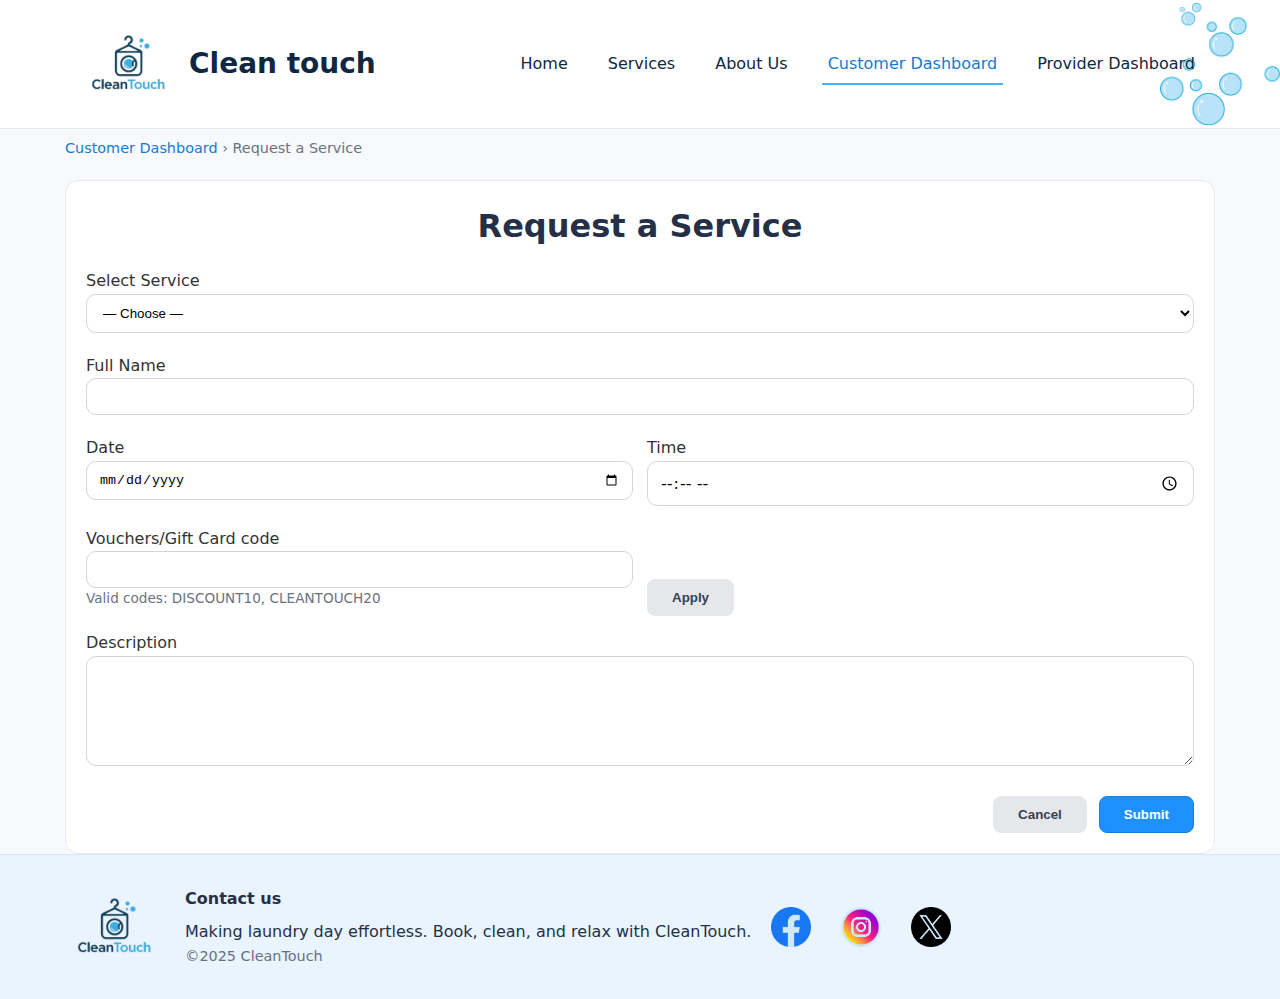
<file: request-service.html>
<!DOCTYPE html>
<html lang="en">
<head>
  <meta charset="UTF-8">
  <meta name="viewport" content="width=device-width, initial-scale=1.0">
  <title>Request a Service — Clean Touch</title>
  <link rel="stylesheet" href="css/style.css">
</head>
<body>
<header>
  <div class="container header-row">
    <a class="brand" href="index.html"><img src="images/logo.png" alt=""><span class="title">Clean touch</span></a>
    <nav><ul class="nav">
      <li><a href="index.html">Home</a></li>
      <li><a href="services.html">Services</a></li>
      <li><a href="about.html">About Us</a></li>
      <li><a class="active" href="customer-dashboard.html">Customer Dashboard</a></li>
      <li><a href="provider-dashboard.html">Provider Dashboard</a></li>
    </ul></nav>
  </div>
</header>

<main class="container">
  <p class="breadcrumbs"><a href="customer-dashboard.html">Customer Dashboard</a> › Request a Service</p>

  <section class="card">
    <h1 style="text-align:center; margin-bottom:16px;">Request a Service</h1>
<form class="form-grid" id="requestForm">

  <label>Select Service
    <select id="service">
      <option value="">— Choose —</option>
      <option value="Dry-Cleaning">Dry-Cleaning</option>
      <option value="Ironing">Ironing</option>
      <option value="Washing">Washing</option>
      <option value="Folding Clothes Professionally">Folding Clothes Professionally</option>
    </select>
  </label>

  <label>Full Name
    <input type="text" id="fullName">
  </label>

  <!-- DATE + TIME -->
  <div class="form-2">
    <label>Date
      <input type="date" id="dueDate">
    </label>
    <label>Time
      <input type="time" class="time-box" id="time">
    </label>
  </div>

  <!-- VOUCHER + APPLY -->
  <div class="form-2">
    <label>Vouchers/Gift Card code
	<input type="text" id="voucher">
	<small style="color:#6b7280; font-size:0.85rem;">
    Valid codes: DISCOUNT10, CLEANTOUCH20
	</small>
	</label>
    <div style="align-self:end;">
      <button class="btn gray" type="button" id="applyBtn">Apply</button>
    </div>
  </div>

  <!-- DESCRIPTION -->
  <label>Description
    <textarea id="description"></textarea>
  </label>

  <div class="form-actions">
    <button type="reset" class="btn gray">Cancel</button>
    <button type="submit" class="btn">Submit</button>
  </div>

</form>

<!-- Summary section -->
<section class="card" id="requestSummary" style="display:none; margin-top:16px;">
  <h2>Submitted Requests</h2>
  <ul id="requestList"></ul>
</section>
  </section>
</main>

<footer>
  <div class="container footer-inner">
    <div class="footer-col"><img src="images/logo.png" alt="logo" class="footer-logo"></div>
	<div class="footer-col"><h4>Contact us</h4><p>Making laundry day effortless. Book, clean, and relax with CleanTouch.</p><p class="copy">©2025 CleanTouch</p></div>
    <div class="footer-col"><div class="icon-placeholder"><img src="images/facebook.png" alt=""></div></div>
    <div class="footer-col"><div class="icon-placeholder"><img src="images/instagram.png" alt=""></div></div>
    <div class="footer-col"><div class="icon-placeholder"><img src="images/twitter.png" alt=""></div></div>
  </div>
</footer>
<script src="js/script.js"></script>
</body>
</html>
</file>
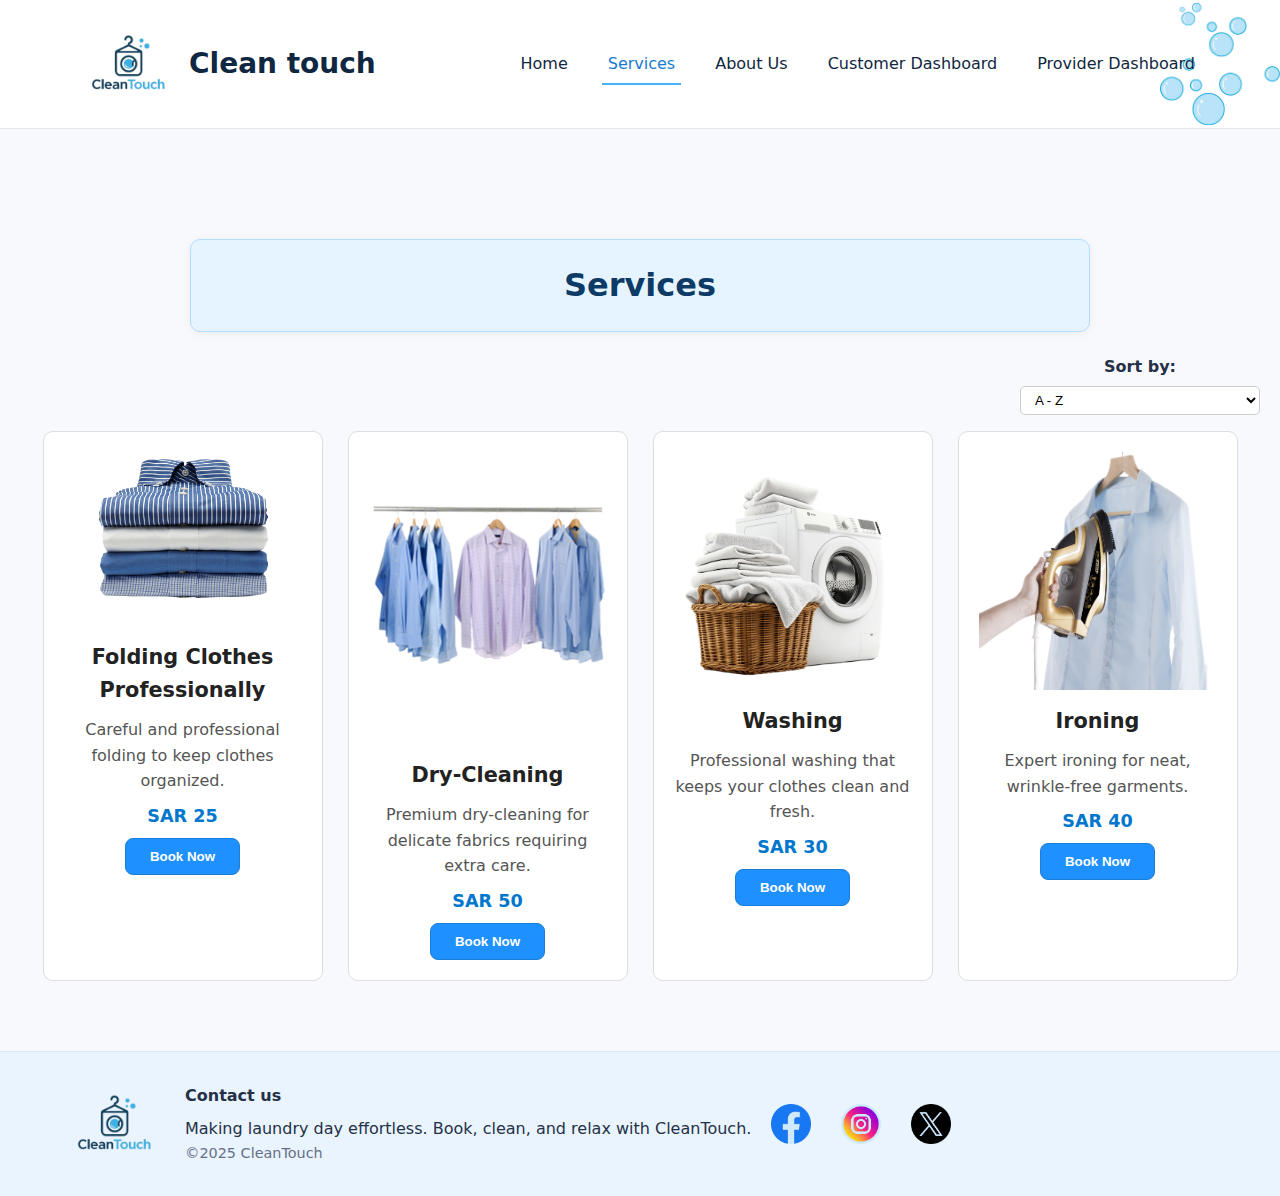
<file: services.html>
<!DOCTYPE html>
<html lang="en">
<head>
  <meta charset="UTF-8">
  <meta name="viewport" content="width=device-width, initial-scale=1.0">
  <title>Clean Touch — services</title>
  <link rel="stylesheet" href="css/style.css">
</head>
<body>

<header>
  <div class="container header-row">
    <a class="brand" href="index.html">
      <img src="images/logo.png" alt="Clean Touch logo">
      <span class="title">Clean touch</span>
    </a>
    <nav>
      <ul class="nav">
        <li><a href="index.html">Home</a></li>
<li><a class="active" href="services.html">Services</a></li>
<li><a href="about.html">About Us</a></li>
<li><a href="customer-dashboard.html">Customer Dashboard</a></li>
<li><a href="provider-dashboard.html">Provider Dashboard</a></li>
      </ul>
    </nav>
  </div>
</header>


<section class="services-page">

  <!-- Title Box -->
  <div class="services-header-box">
    <h2>Services</h2>
  </div>




    


    <div class="sort-box">
      <label for="sort">Sort by:</label>
      <select id="sort" name="sort">
        <optgroup label="Name">
          <option value="a-z">A - Z</option>
          <option value="z-a">Z - A</option>
        </optgroup>
        <optgroup label="Price">
          <option value="low-high">Low to High</option>
          <option value="high-low">High to Low</option>
        </optgroup>
      </select>
    </div>

	  
	  
	  
	  
	  

      <!-- Services List -->
      <div class="services-container">

        <!-- Washing -->
        <div class="service-box">
          <img src="images/w.png" alt="Washing Service" class="service-img">
          <h3>Washing</h3>
          <p>Professional washing that keeps your clothes clean and fresh.</p>
          <p class="price">SAR 30</p>
          <button class="btn" onclick="location.href='request-service.html?service=Washing'">Book Now</button>
        </div>

        <!-- Ironing -->
        <div class="service-box">
          <img src="images/ii.png" alt="Ironing Service" class="service-img">
          <h3>Ironing</h3>
          <p>Expert ironing for neat, wrinkle-free garments.</p>
          <p class="price">SAR 40</p>
          <button class="btn" onclick="location.href='request-service.html?service=Ironing'">Book Now</button>
        </div>

        <!-- Folding -->
        <div class="service-box">
          <img src="images/f.png" alt="Folding Clothes Professionally" class="service-img">
          <h3>Folding Clothes Professionally</h3>
          <p>Careful and professional folding to keep clothes organized.</p>
          <p class="price">SAR 25</p>
          <button class="btn" onclick="location.href='request-service.html?service=Folding'">Book Now</button>
        </div>

        <!-- Dry-Cleaning -->
        <div class="service-box">
          <img src="images/ddd.png" alt="Dry Cleaning Service" class="service-img">
          <h3>Dry-Cleaning</h3>
          <p>Premium dry-cleaning for delicate fabrics requiring extra care.</p>
          <p class="price">SAR 50</p>
          <button class="btn" onclick="location.href='request-service.html?service=Dry-cleaning'">Book Now</button>
        </div>

      </div>
    </section>
   

<footer>
  <div class="container footer-inner">
    <div class="footer-col"><img src="images/logo.png" alt="logo" class="footer-logo"></div>
	<div class="footer-col"><h4>Contact us</h4><p>Making laundry day effortless. Book, clean, and relax with CleanTouch.</p><p class="copy">©2025 CleanTouch</p></div>
    <div class="footer-col"><div class="icon-placeholder"><img src="images/facebook.png" alt=""></div></div>
    <div class="footer-col"><div class="icon-placeholder"><img src="images/instagram.png" alt=""></div></div>
    <div class="footer-col"><div class="icon-placeholder"><img src="images/twitter.png" alt=""></div></div>
  </div>
  
</footer>

<script src="js/script.js"></script>

</body>
</html>
</file>
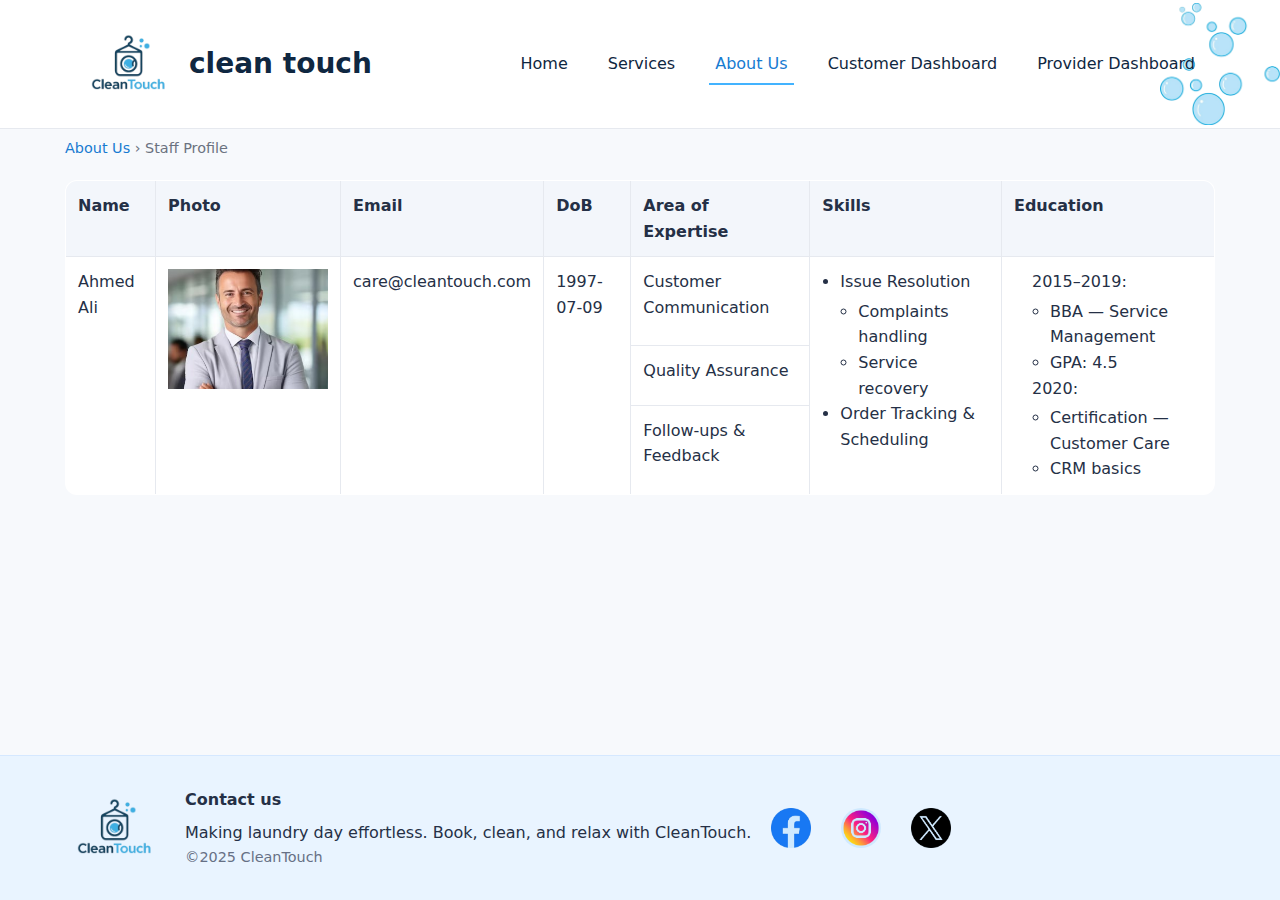
<file: staff-customer-service.html>
<!DOCTYPE html>
<html lang="en">
<head><!--*تعديل يارا-->
  <meta charset="UTF-8">
  <meta name="viewport" content="width=device-width, initial-scale=1.0">
  <title>Staff Profile</title>
  <link rel="stylesheet" href="css/style.css">
</head>
<body>
<header>
  <div class="container header-row">
    <a class="brand" href="index.html"><img src="images/logo.png" alt=""><span class="title">clean touch</span></a>
    <nav><ul class="nav">
      <li><a href="index.html">Home</a></li>
      <li><a href="services.html">Services</a></li>
      <li><a class="active" href="about.html">About Us</a></li>
      <li><a href="customer-dashboard.html">Customer Dashboard</a></li>
      <li><a href="provider-dashboard.html">Provider Dashboard</a></li>
    </ul></nav>
  </div>
</header>

<main class="container">
  <p class="breadcrumbs"><a href="about.html">About Us</a> › Staff Profile</p>

  <table class="profile-table" aria-label="Staff member profile">
    <tr>
      <th>Name</th><th>Photo</th><th>Email</th><th>DoB</th>
      <th>Area of Expertise</th><th>Skills</th><th>Education</th>
    </tr>
    <tr>
      <td class="col-span" rowspan="3">Ahmed Ali</td>
      <td class="col-span" rowspan="3"><div class="profile-photo"><img src="images/emp4.png" alt=""></div></td>
      <td class="col-span" rowspan="3">care@cleantouch.com</td>
      <td class="col-span" rowspan="3">1997-07-09</td>

      <td>Customer Communication</td>

      <td class="profile-skills" rowspan="3">
  <ul>
    <li>Issue Resolution
      <ul>
        <li>Complaints handling</li>
        <li>Service recovery</li>
      </ul>
    </li>
    <li>Order Tracking &amp; Scheduling</li>
  </ul>
</td>


      <td class="profile-edu" rowspan="3">
  <ul>
    <li>2015–2019:
      <ul>
        <li>BBA — Service Management</li>
        <li>GPA: 4.5</li>
      </ul>
    </li>
    <li>2020:
      <ul>
        <li>Certification — Customer Care</li>
        <li>CRM basics</li>
      </ul>
    </li>
  </ul>
</td>

    </tr>
    <tr><td>Quality Assurance</td></tr>
    <tr><td>Follow-ups &amp; Feedback</td></tr>
  </table>
</main>

<footer>
  <div class="container footer-inner">
    <div class="footer-col"><img src="images/logo.png" alt="logo" class="footer-logo"></div>
	<div class="footer-col"><h4>Contact us</h4><p>Making laundry day effortless. Book, clean, and relax with CleanTouch.</p><p class="copy">©2025 CleanTouch</p></div>
    <div class="footer-col"><div class="icon-placeholder"><img src="images/facebook.png" alt=""></div></div>
    <div class="footer-col"><div class="icon-placeholder"><img src="images/instagram.png" alt=""></div></div>
    <div class="footer-col"><div class="icon-placeholder"><img src="images/twitter.png" alt=""></div></div>
  </div>
</footer>
<script src="js/script.js"></script>
</body>
</html>
</file>
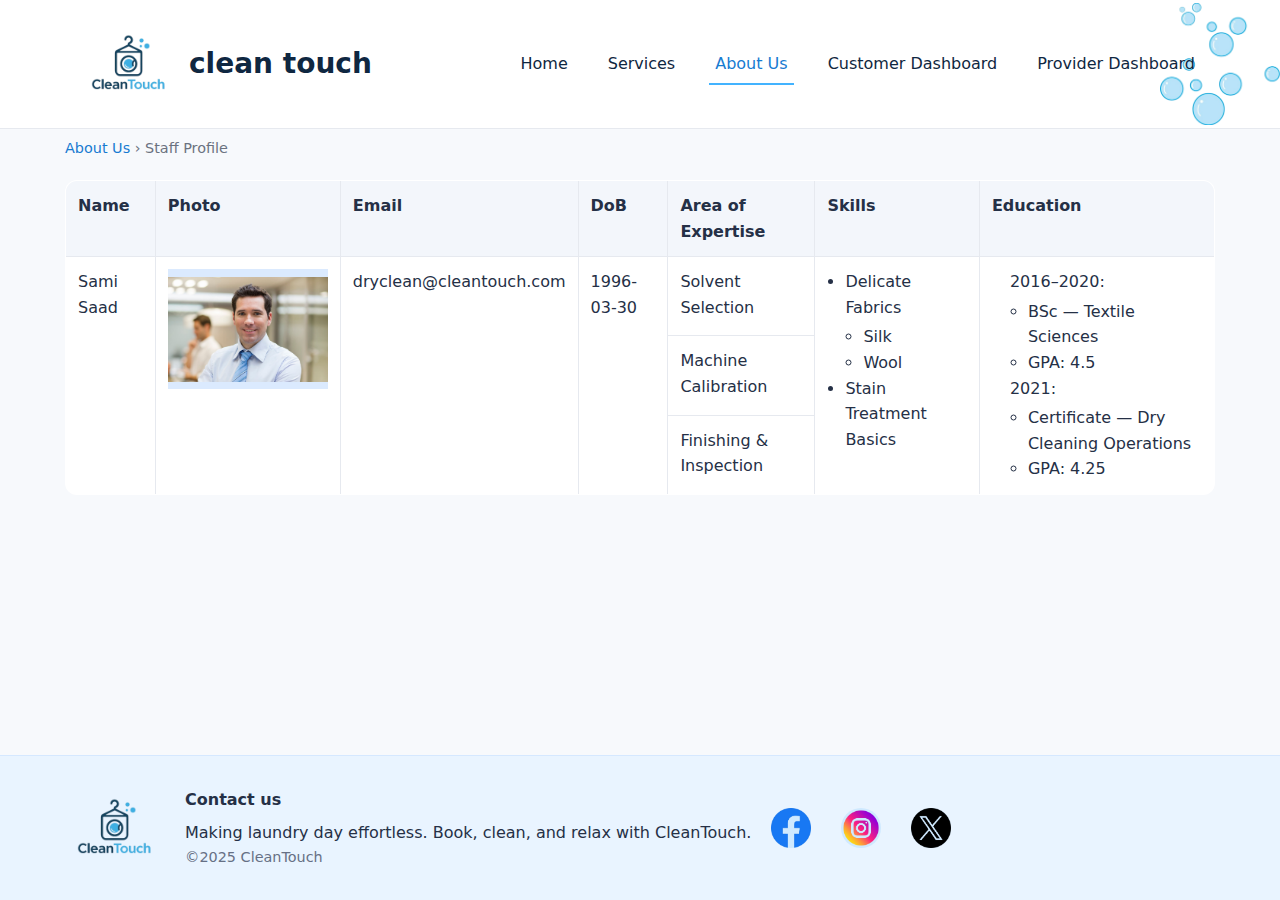
<file: staff-dry-cleaning.html>
<!DOCTYPE html>
<html lang="en">
<head><!--*تعديل يارا-->
  <meta charset="UTF-8">
  <meta name="viewport" content="width=device-width, initial-scale=1.0">
  <title>Staff Profile</title>
  <link rel="stylesheet" href="css/style.css">
</head>
<body>
<header>
  <div class="container header-row">
    <a class="brand" href="index.html"><img src="images/logo.png" alt=""><span class="title">clean touch</span></a>
    <nav><ul class="nav">
      <li><a href="index.html">Home</a></li>
      <li><a href="services.html">Services</a></li>
      <li><a class="active" href="about.html">About Us</a></li>
      <li><a href="customer-dashboard.html">Customer Dashboard</a></li>
      <li><a href="provider-dashboard.html">Provider Dashboard</a></li>
    </ul></nav>
  </div>
</header>

<main class="container">
  <p class="breadcrumbs"><a href="about.html">About Us</a> › Staff Profile</p>

  <table class="profile-table" aria-label="Staff member profile">
    <tr>
      <th>Name</th><th>Photo</th><th>Email</th><th>DoB</th>
      <th>Area of Expertise</th><th>Skills</th><th>Education</th>
    </tr>
    <tr>
      <td class="col-span" rowspan="3">Sami Saad</td>
      <td class="col-span" rowspan="3"><div class="profile-photo"><img src="images/emp2.png" alt=""></div></td>
      <td class="col-span" rowspan="3">dryclean@cleantouch.com</td>
      <td class="col-span" rowspan="3">1996-03-30</td>

      <td>Solvent Selection</td>

      <td class="profile-skills" rowspan="3">
  <ul>
    <li>Delicate Fabrics
      <ul>
        <li>Silk</li>
        <li>Wool</li>
      </ul>
    </li>
    <li>Stain Treatment Basics</li>
  </ul>
</td>



      <td class="profile-edu" rowspan="3">
  <ul>
    <li>2016–2020:
      <ul>
        <li>BSc — Textile Sciences</li>
        <li>GPA: 4.5</li>
      </ul>
    </li>
    <li>2021:
      <ul>
        <li>Certificate — Dry Cleaning Operations</li>
        <li>GPA: 4.25</li>
      </ul>
    </li>
  </ul>
</td>


    </tr>
    <tr><td>Machine Calibration</td></tr>
    <tr><td>Finishing &amp; Inspection</td></tr>
  </table>
</main>

<footer>
  <div class="container footer-inner">
    <div class="footer-col"><img src="images/logo.png" alt="logo" class="footer-logo"></div>
	<div class="footer-col"><h4>Contact us</h4><p>Making laundry day effortless. Book, clean, and relax with CleanTouch.</p><p class="copy">©2025 CleanTouch</p></div>
    <div class="footer-col"><div class="icon-placeholder"><img src="images/facebook.png" alt=""></div></div>
    <div class="footer-col"><div class="icon-placeholder"><img src="images/instagram.png" alt=""></div></div>
    <div class="footer-col"><div class="icon-placeholder"><img src="images/twitter.png" alt=""></div></div>
  </div>
</footer>
<script src="js/script.js"></script>
</body>
</html>
</file>
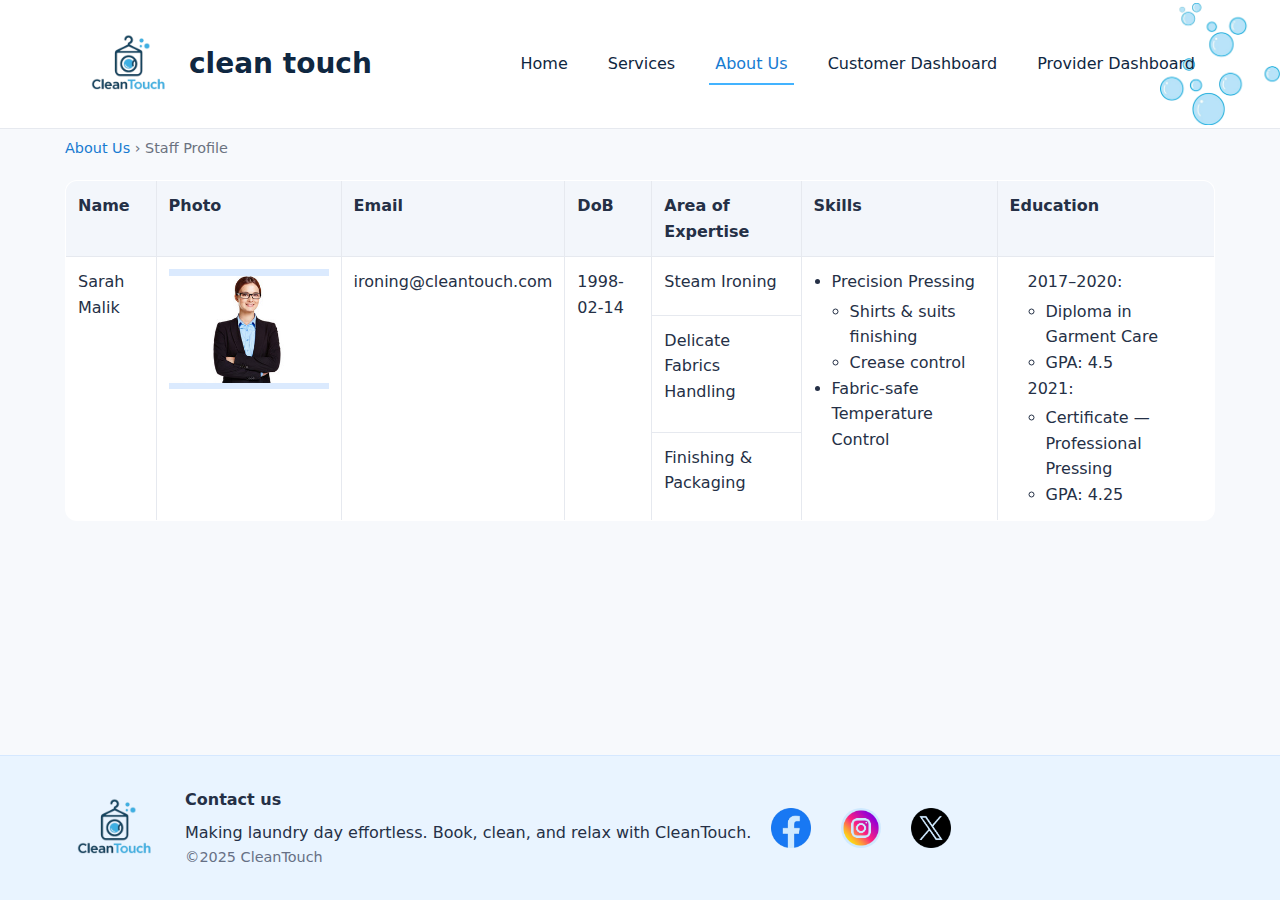
<file: staff-ironing.html>
<!DOCTYPE html>
<html lang="en">
<head><!--*تعديل يارا-->
  <meta charset="UTF-8">
  <meta name="viewport" content="width=device-width, initial-scale=1.0">
  <title>Staff Profile</title>
  <link rel="stylesheet" href="css/style.css">
</head>
<body>
<header>
  <div class="container header-row">
    <a class="brand" href="index.html"><img src="images/logo.png" alt=""><span class="title">clean touch</span></a>
    <nav><ul class="nav">
      <li><a href="index.html">Home</a></li>
      <li><a href="services.html">Services</a></li>
      <li><a class="active" href="about.html">About Us</a></li>
      <li><a href="customer-dashboard.html">Customer Dashboard</a></li>
      <li><a href="provider-dashboard.html">Provider Dashboard</a></li>
    </ul></nav>
  </div>
</header>

<main class="container">
  <p class="breadcrumbs"><a href="about.html">About Us</a> › Staff Profile</p>

  <table class="profile-table" aria-label="Staff member profile">
    <tr>
      <th>Name</th><th>Photo</th><th>Email</th><th>DoB</th>
      <th>Area of Expertise</th><th>Skills</th><th>Education</th>
    </tr>
    <tr>
      <td class="col-span" rowspan="3">Sarah Malik</td>
      <td class="col-span" rowspan="3"><div class="profile-photo"><img src="images/emp1.png" alt=""></div></td>
      <td class="col-span" rowspan="3">ironing@cleantouch.com</td>
      <td class="col-span" rowspan="3">1998-02-14</td>

      <td>Steam Ironing</td>

      <td class="profile-skills" rowspan="3">
  <ul>
    <li>Precision Pressing
      <ul>
        <li>Shirts &amp; suits finishing</li>
        <li>Crease control</li>
      </ul>
    </li>
    <li>Fabric-safe Temperature Control</li>
  </ul>
</td>


      <td class="profile-edu" rowspan="3">
  <ul>
    <li>2017–2020:
      <ul>
        <li>Diploma in Garment Care</li>
        <li>GPA: 4.5</li>
      </ul>
    </li>
    <li>2021:
      <ul>
        <li>Certificate — Professional Pressing</li>
        <li>GPA: 4.25</li>
      </ul>
    </li>
  </ul>
</td>

    </tr>
    <tr><td>Delicate Fabrics Handling</td></tr>
    <tr><td>Finishing &amp; Packaging</td></tr>
  </table>
</main>

<footer>
  <div class="container footer-inner">
    <div class="footer-col"><img src="images/logo.png" alt="logo" class="footer-logo"></div>
	<div class="footer-col"><h4>Contact us</h4><p>Making laundry day effortless. Book, clean, and relax with CleanTouch.</p><p class="copy">©2025 CleanTouch</p></div>
    <div class="footer-col"><div class="icon-placeholder"><img src="images/facebook.png" alt=""></div></div>
    <div class="footer-col"><div class="icon-placeholder"><img src="images/instagram.png" alt=""></div></div>
    <div class="footer-col"><div class="icon-placeholder"><img src="images/twitter.png" alt=""></div></div>
  </div>
</footer>
<script src="js/script.js"></script>
</body>
</html>
</file>
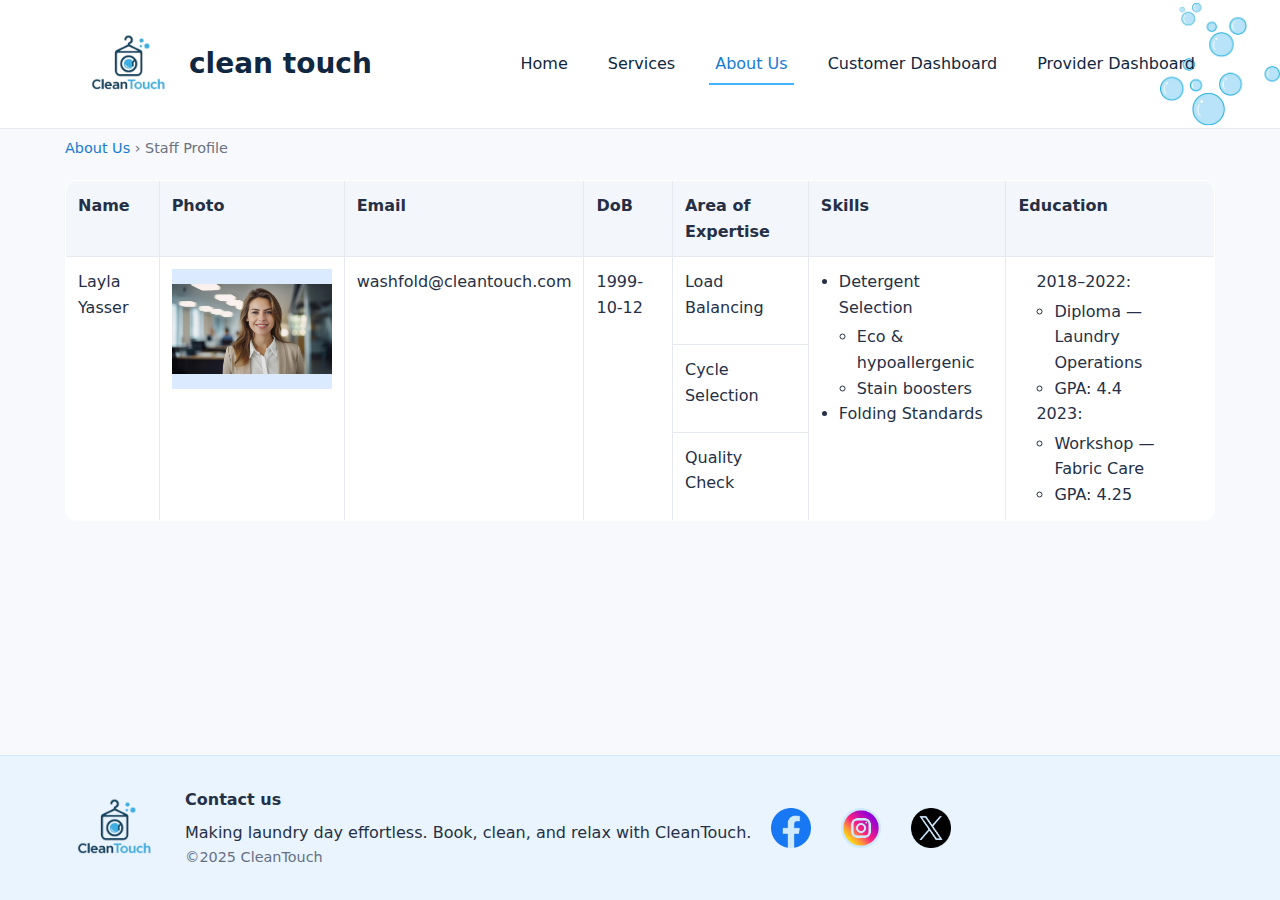
<file: staff-washing-folding.html>
<!DOCTYPE html>
<html lang="en">
<head><!--*تعديل يارا-->
  <meta charset="UTF-8">
  <meta name="viewport" content="width=device-width, initial-scale=1.0">
  <title>Staff Profile</title>
  <link rel="stylesheet" href="css/style.css">
</head>
<body>
<header>
  <div class="container header-row">
    <a class="brand" href="index.html"><img src="images/logo.png" alt=""><span class="title">clean touch</span></a>
    <nav><ul class="nav">
      <li><a href="index.html">Home</a></li>
      <li><a href="services.html">Services</a></li>
      <li><a class="active" href="about.html">About Us</a></li>
      <li><a href="customer-dashboard.html">Customer Dashboard</a></li>
      <li><a href="provider-dashboard.html">Provider Dashboard</a></li>
    </ul></nav>
  </div>
</header>

<main class="container">
  <p class="breadcrumbs"><a href="about.html">About Us</a> › Staff Profile</p>

  <table class="profile-table" aria-label="Staff member profile">
    <tr>
      <th>Name</th><th>Photo</th><th>Email</th><th>DoB</th>
      <th>Area of Expertise</th><th>Skills</th><th>Education</th>
    </tr>
    <tr>
      <td class="col-span" rowspan="3"> Layla Yasser</td>
      <td class="col-span" rowspan="3"><div class="profile-photo"><img src="images/emp3.png" alt=""></div></td>
      <td class="col-span" rowspan="3">washfold@cleantouch.com</td>
      <td class="col-span" rowspan="3">1999-10-12</td>

      <td>Load Balancing</td>

      <td class="profile-skills" rowspan="3">
  <ul>
    <li>Detergent Selection
      <ul>
        <li>Eco &amp; hypoallergenic</li>
        <li>Stain boosters</li>
      </ul>
    </li>
    <li>Folding Standards</li>
  </ul>
</td>


      <td class="profile-edu" rowspan="3">
  <ul>
    <li>2018–2022:
      <ul>
        <li>Diploma — Laundry Operations</li>
        <li>GPA: 4.4</li>
      </ul>
    </li>
    <li>2023:
      <ul>
        <li>Workshop — Fabric Care</li>
        <li>GPA: 4.25</li>
      </ul>
    </li>
  </ul>
</td>

    </tr>
    <tr><td>Cycle Selection</td></tr>
    <tr><td>Quality Check</td></tr>
  </table>
</main>


<footer>
  <div class="container footer-inner">
    <div class="footer-col"><img src="images/logo.png" alt="logo" class="footer-logo"></div>
	<div class="footer-col"><h4>Contact us</h4><p>Making laundry day effortless. Book, clean, and relax with CleanTouch.</p><p class="copy">©2025 CleanTouch</p></div>
    <div class="footer-col"><div class="icon-placeholder"><img src="images/facebook.png" alt=""></div></div>
    <div class="footer-col"><div class="icon-placeholder"><img src="images/instagram.png" alt=""></div></div>
    <div class="footer-col"><div class="icon-placeholder"><img src="images/twitter.png" alt=""></div></div>
  </div>
</footer>
<script src="js/script.js"></script>
</body>
</html>
</file>
<file: css/style.css>
*{box-sizing:border-box;margin:0;padding:0}
html{scroll-behavior:smooth}
body{
  font-family: system-ui, -apple-system, "Segoe UI", Roboto, Arial, sans-serif;
  line-height:1.6; color:#253046; background:#f7f9fc;
}
img{max-width:100%; display:block}


 .container{width:min(1150px, 92%); margin:auto}



header{
  background:#fff; border-bottom:1px solid #e6e9ef;
  position:sticky; top:0; z-index:10;
}
.header-row{display:flex; align-items:center; gap:18px; padding:14px; flex-wrap: wrap}
.brand{display:flex; align-items:center; gap:10px; text-decoration:none}
.brand img{width:100px; height:100px; object-fit:contain}
.brand .title{font-weight:800; font-size:1.75rem; color:#0f2741}

nav{margin-left:auto}
.nav{display:flex; gap:28px; list-style:none}
.nav a{
  text-decoration:none; color:#0f2741; padding:10px 6px; border-bottom:2px solid transparent;
}
.nav a.active, .nav a:hover{border-color:#43b3ff; color:#177bd1}


.page-header{
  text-align:center; padding:26px 0 10px;
}
.page-header h1{font-size:1.7rem; font-weight:800}
.breadcrumbs{
  font-size:.9rem; color:#6b7280; margin:8px auto 20px; text-align:left;
}
.breadcrumbs a{color:#177bd1; text-decoration:none}
.card{
  background:#fff; border:1px solid #e6e9ef; border-radius:14px; padding:20px;
}



footer{
  margin-top:40px; background:#e9f4ff; border-top:1px solid #d5e8ff;
}
.footer-inner{display:flex; gap:20px; align-items:center; justify-content: flex-start; padding:22px 0}
.footer-col{display:flex; flex-direction: column; justify-content: flex-end;}
.footer-col h4{margin-bottom:8px}
.copy{font-size:.9rem; color:#667085}

.hero{
  background:#e9f4ff; border:1px solid #d5e8ff; border-radius:16px;
  padding:26px; text-align:center; margin-bottom:22px;
}
.services-grid{
  display:flex; gap:20px; flex-wrap:wrap; justify-content:center;
}
.service-card{
  width:260px; background:#fff; border:1px solid #e6e9ef; border-radius:14px; overflow:hidden;
  transition:transform .2s ease;
}
.service-card:hover{transform:translateY(-4px)}
.service-card .thumb{background:#cfe9ff; height:140px; display:flex; align-items:center; justify-content:center}
.service-card .content{padding:14px}
.btn{
  display:inline-block; border:1px solid #1c7ed6; color:#fff; background:#1c7ed6;
  padding:8px 14px; border-radius:10px; text-decoration:none; cursor:pointer;
}
.btn.outline{background:#fff; color:#1c7ed6}
.btn.gray{background:#e5e7eb; color:#374151; border-color:#e5e7eb}
.btn.gray a{text-decoration:none;}
.btn.gray a:visited{color:#374151}


.form-grid{
  display:grid; gap:14px;
}
.form-2{grid-template-columns:1fr 1fr}
.form-3{grid-template-columns:1fr 1fr 1fr}
label{font-weight:600; display:block; margin-bottom:6px}
input[type="text"], input[type="email"], input[type="date"], input[type="file"],
textarea, select{
  width:100%; background:#fff; border:1px solid #d1d5db; border-radius:10px;
  padding:10px 12px; outline:none;
}
textarea{min-height:110px; resize:vertical}

/*تعديل يارا  */
.profile-table{
  width:100%; border-collapse:collapse; background:#fff; border:1px solid #e6e9ef; border-radius:12px; overflow:hidden;
}
.profile-table th, .profile-table td{
  border:1px solid #e6e9ef; padding:12px; vertical-align:top;
}
.profile-table th{background:#f3f6fb; text-align:left}
.profile-photo{width:160px; height:120px; background:#dbeafe; display:flex; align-items:center; justify-content:center}
/*تعديل يارا نهاية  */


.tiles{display:flex; gap:16px; flex-wrap:wrap}
.tile{
  flex:1 1 220px; text-align:center; background:#fff; border:1px solid #e6e9ef; border-radius:14px; padding:18px;
}
.actions{display:flex; gap:16px; flex-wrap:wrap; margin:16px 0}
.action{
  flex:1 1 320px; background:#fff; border:2px dashed #d1e7ff; border-radius:14px; padding:24px; text-align:center;
}

/*قائمة الخدمات في Services  */
.sort-box{margin-left:auto; width:240px}
.cards-row{display:flex; gap:20px; flex-wrap:wrap}

/*  إدارة الفريق  */
.staff-list{display:grid; gap:12px}
.staff-item{
  display:grid; grid-template-columns: 36px 56px 1fr; align-items:center;
  gap:12px; background:#fff; border:1px solid #e6e9ef; border-radius:12px; padding:10px;
}

.icon-placeholder {
  width: 40px;
  height: 40px;
  border-radius: 50%;
  background-color: #cfe9ff;
  background-repeat: no-repeat;
  background-position: center;
  background-size: 80%; 
  display: inline-block;
  vertical-align: middle;
  margin-right: 10px;
}
/* CUSTOMER placeholders */
.icon-placeholder2 {
  width: 40px;
  height: 40px;
  border-radius: 50%;
  background-color: #cfe9ff;
  background-image: url("../images/icon.png.png"); 
  background-repeat: no-repeat;
  background-position: center;
  background-size: 80%; 
  display: inline-block;
  vertical-align: middle;
  margin-right: 10px;
}

/* TALA description stays in its allocated box in "Submitted requests"*/
#requestList li {
    overflow-wrap: break-word;
    word-wrap: break-word;
    white-space: normal;
    max-width: 100%;
    line-height: 1.4;
    margin-bottom: 10px;
}

.form-2 {
  display: grid;
  grid-template-columns: 1fr 1fr;
  gap: 14px;
}

/* Customer dashboard icons and more... tala تعديل */
.action {
  display: flex;
  flex-direction: column;   /* stack icon over text */
  align-items: center;
  justify-content: center;
  text-align: center;
  gap: 5px;                 /* space between icon & text */
  text-decoration: none;
  color: #0f2741;
  transition: transform 0.2s ease;
}

.action:hover {
  transform: translateY(-4px);
}

.action-icon {
  width: 50px;
  height: 50px;
  object-fit: contain;
} 


/*=============najla=============*/
/* ايكون الستاف*/
.team-icon{
  width: 200px;
  height: 60px;
  object-fit: contain;
}

/* najla — Add Service Title */
.page-title {
  text-align: center;
  font-size: 28px;
  font-weight: bold;
  margin-bottom: 20px;
  color: #333;
}

/*ايكون الاعدادات*/
.icon-placeholder3 {
  width: 40px;
  height: 40px;
  border-radius: 50%;
  background-color: #cfe9ff;
  background-image: url("../images/sting.png"); 
  background-repeat: no-repeat;
  background-position: center;
  background-size: 150%; /* adjusts image size inside the circle */
  display: inline-block;
  vertical-align: middle;
  margin-right: 10px;
}

/* تغليف عام: نخليه Flex عمودي عشان نغيّر الترتيب بصريًا */
.staff-wrap{
  display:flex;
  flex-direction:column;
}

/* التولبار العلوي( Add New Staff)*/
.ms-toolbar{
  display:flex;
  gap:12px;
  justify-content:flex-end;
  margin-bottom:10px;
  order:-1; 
}




/*عرض صور الموظفين*/
.staff-item img{
  width:100px;
  height:56px;
  object-fit:cover;
}

/* najla — Manage Staff Titles */
.page-title {
  text-align: center;
  font-size: 28px;
  font-weight: bold;  
  
  margin-bottom: 20px;
  color: #333;
}

.section-title {
  font-size: 20px;
  
   font-weight: bold;  
  margin-bottom: 10px;
  color: #333;
}
/* form layout */
.add-form {
  display: flex;
  flex-direction: column;
  gap: 15px;
}

.add-form label {
  display: flex;
  flex-direction: column;
  font-weight: 500;
  color: #333;
}

.add-form input[type="text"],
.add-form input[type="email"],
.add-form input[type="date"],
.add-form input[type="file"],
.add-form textarea {
  padding: 10px 12px;
  border: 1px solid #ccc;
  border-radius: 6px;
  font-size: 14px;
  width: 100%;
  box-sizing: border-box;
}

/* صف الميلاد والخبرة */
.form-row {
  display: flex;
  gap: 20px;
}


.dob-field {
  flex: 0 0 220px;  /* عرض صغير لتاريخ الميلاد */
}

.expertise-field {
  flex: 1;          /* الخبرة تاخذ باقي المساحة */
}

/* وسّعنا Skills وEducation */
.add-form input[name="skills"],
.add-form input[name="education"] {
  min-height: 48px;
  font-size: 15px;
  padding: 12px 14px;
}



/* حقل الصورة */
.add-form input[type="file"] {
  width: auto;
  max-width: 250px;
  padding: 4px;
  font-size: 13px;
}

/* تصغير حجم الصوره بadd service */
.form-grid input[type="file"] {
  width: auto;
  max-width: 250px;
  padding: 4px;
  font-size: 13px;
}

/* خلا العنوان فوق مربع الصورة في Add Service */
.form-grid label {
  display: flex;
  flex-direction: column; /* يخلي النص فوق العنصر */
  font-weight: 500;
  color: #333;
}


/*==============najla end=================*/

/*  colors  */
.request-link .action-icon {
  background-color: #e9f4ff;
  border-radius: 50%;
  padding: 10px;
}

.rate-link .action-icon {
  background-color: #fff5d9;
  border-radius: 50%;
  padding: 10px;
}

/* Tala: Colored Status Tags in Customer Dashboard */
.status {
  font-weight: 600;
  padding: 6px 12px;
  text-align: center;
}

/* Colors for each status */
.status.completed {
  background-color: #d1fae5; /* light green */
  color: #065f46;            /* dark green text */
}

.status.pending {
  background-color: #fef9c3; /* light yellow */
  color: #92400e;            /*brown text */
}

.status.declined {
  background-color: #fee2e2; /* pink */
  color: #991b1b;            /* dark red text */
}




/*  يأزرار أسفل الفورم يارا */
.form-actions{display:flex; gap:12px; justify-content:flex-end; margin-top:10px}

/* تعديل يارا */
.about-hero{
  background:#f0f7ff;
  border:1px solid #dbe7f3;
  border-radius:12px;
  padding:18px 16px;
  text-align:center;
  margin:24px 0 28px;
}
.about-hero h2{margin:0 0 6px 0;}
.about-hero .hero-sub{margin:0; opacity:.85;}

/* تعديل يارا */


.member-card{
  width:240px;
  border:1px solid #cfd6e0;
  border-radius:10px;
  padding:18px 16px;
  background:#fff;
  text-align:center;
}
.avatar{
  width:104px; height:104px;
  margin:0 auto 10px auto;
  background:transparent;
}
.member-name{margin:6px 0 2px; font-weight:700;}
.member-title, .member-email{margin:4px 0;}
.member-name a:link,
.member-name a:visited,
.member-name a:hover,
.member-name a:active{
  color:#1e90ff;
  text-decoration:none;
}

/* تعديل يارا */
.cta-box{
  max-width:1000px;
  margin:28px auto 60px;
  background:#f8fbff;
  border:2px solid #1e90ff;
  border-radius:14px;
  padding:28px 22px;
  text-align:center;
}
.cta-box h3{margin:0 0 10px 0;}
.cta-text{
  max-width:620px;
  margin:0 auto 16px;
  line-height:1.6;
  font-size:18px;
}
.cta-actions{display:flex; justify-content:center;}
.btn{background:#1e90ff; color:#fff; padding:10px 24px; border-radius:8px; text-decoration:none; font-weight:700; display:inline-block;}
.btn:hover{background:#1177cc;}
.about-hero h2, .cta-box h3 {
  font-family:inherit;
  font-weight:800;
  font-size:28px;
  color:#000;
  text-align:center;
}
/* نهاية تعديل يارا */

header{
  background-image:url("../images/bubbles.png");
  background-repeat:no-repeat;
  background-position:right center;
  background-size:120px;
  background-color:#fff;
}
/*تعديل جدول يارا */
.profile-skills ul{margin:0;padding-left:18px;list-style:disc}
.profile-skills ul ul{margin-top:4px;list-style:circle}
.profile-edu ul{margin:0;padding-left:18px;list-style:none}
.profile-edu ul ul{margin-top:4px;list-style:circle}
/*نهايد تعديل يارا*/























/* صفحه الهوم*/
.light-section {
  background-color:#e6f4ff;
  text-align:center;
  border-radius:10px;
  padding:50px 20px;
  margin:40px auto;
  width:90%;
  max-width:900px;
}
.light-section h2 {
  font-size:2em;
  color:#0d3b66;
  margin-bottom:15px;
  font-weight:800;
}
.light-section p {
  color:#333;
  font-size:1.05em;
  line-height:1.6;
  max-width:700px;
  margin:0 auto;
}
.offer-box h3 {
  font-size:1.3em;
  color:#222;
  margin-bottom:8px;
}

/* السيرفس الموجوده بالهوم*/


.services-home {
  text-align:center;
  padding:70px 20px;
}
.services-home h2 {
  font-size:2em;
  color:#333;
  margin-bottom:40px;
}
.services-container {
  display:flex;
  justify-content:center;
  flex-wrap:wrap;
  gap:25px;
}
.service-box {
  background-color:#fff;
  border:1px solid #ddd;
  border-radius:10px;
  width:280px;
  padding:25px;
  transition:all 0.3s ease;
  cursor:pointer;
}
.service-box:hover {
  transform:translateY(-5px);
  box-shadow:0 4px 15px rgba(0,0,0,0.1);
}
.service-info h3 {
  font-size:1.3em;
  color:#222;
  margin-bottom:10px;
}
.service-info p {
  font-size:1em;
  color:#555;
  margin-bottom:10px;
}

/*  الافكت حق الدسكربشن*/
.desc {
  opacity: 0;               /*يخفيه */
  max-height: 0;
  overflow: hidden;
  transition: all 0.3s ease;
}

.service-box:hover .desc {
  opacity: 1;               /* يطلع لما يحط الملوس*/
  max-height: 200px;
  margin-top: 8px;
}




.price {
  font-weight:bold;
  color:#0077cc;
  font-size:1.1em;
}

/* الرفيو سكشن */
.reviews {
  background-color:#fafafa;
  text-align:center;
  padding:70px 20px;
}
.reviews h2 {
  font-size:2em;
  color:#333;
  margin-bottom:40px;
}
.reviews-container {
  display:flex;
  justify-content:center;
  flex-wrap:wrap;
  gap:25px;
}
.review {
  background-color:#fff;
  border:1px solid #ddd;
  border-radius:10px;
  width:280px;
  padding:20px;
  transition:all 0.3s ease;
}
.review:hover {
  transform:scale(1.02);
  box-shadow:0 4px 12px rgba(0,0,0,0.1);
}
.review h3 {
  font-size:1.2em;
  color:#222;
  margin-bottom:10px;
}
.review p {
  font-size:1em;
  color:#555;
  margin-bottom:10px;
}
.review span {
  color:#ffb400;
  font-size:1.2em;
}

/* الايكون الموجوده في الرفيو*/
.user-icon {
  width:60px;
  height:60px;
  border-radius:50%;
  display:block;
  margin:0 auto 10px auto;
  object-fit:cover;
  border:2px solid #ccc;
}

/*  صفحه السيرفس*/
.services-page {
  text-align:center;
  padding:70px 20px;
}
.services-page h2 {
  font-size:2em;
  color:#333;
  margin-bottom:40px;
}
.services-container {
  display:flex;
  justify-content:center;
  flex-wrap:wrap;
  gap:25px;
}
.service-box {
  background-color:#fff;
  border:1px solid #ddd;
  border-radius:10px;
  width:280px;
  padding:20px;
  transition:all 0.3s ease;
}
.service-box:hover {
  transform:translateY(-5px);
  box-shadow:0 4px 15px rgba(0,0,0,0.1);
}
.service-img {
  width:100%;
  height:180px;
  object-fit:cover;
  border-radius:8px;
  margin-bottom:15px;
}
.service-box h3 {
  font-size:1.3em;
  color:#222;
  margin-bottom:10px;
}
.service-box p {
  font-size:1em;
  color:#555;
  margin-bottom:8px;
}
.service-box .price {
  font-weight:bold;
  color:#0077cc;
  font-size:1.1em;
}
.services-header {
  display:flex;
  justify-content:space-between;
  align-items:center;
  margin-bottom:25px;
  padding:0 20px;
}
.sort-box {
  margin-top:10px;
}
.sort-box select {
  padding:5px 10px;
  border-radius:5px;
  border:1px solid #ccc;
}
.services-page .sort-box {
  margin-top:-8px;
  margin-bottom:16px;
}
.services-page .services-container {
  margin-top:8px;
}


.extra-desc {
  opacity:0;
  max-height:0;
  overflow:hidden;
  transition:all 0.3s ease;
  background-color:#f0f8ff;
  border-left:4px solid #1e90ff;
  padding:0 10px;
  border-radius:8px;
}
.service-box:hover .extra-desc {
  opacity:1;
  max-height:200px;
  margin-top:6px;
}

/* عنوان السيرفس*/
.services-header-box {
  background-color:#e6f4ff;
  border:1px solid #b3ddff;
  border-radius:10px;
  padding:20px;
  margin:40px auto 30px;
  text-align:center;
  width:90%;
  max-width:900px;
  box-shadow:0 2px 10px rgba(0,0,0,0.05);
}
.services-header-box h2 {
  font-size:2em;
  color:#0d3b66;
  font-weight:800;
  margin:0;
}







/*TAAAAAAAAAAAAAAAAAAAAAAAAAALLLLLLLLLLLLLLLLLLLLLAAAAAAAAAAAAAA*/
/* Tala's Request a Service page: fix time input box (it used defaults of broswer which doesn't look pleasant */
.time-box {
  width:100%;
  background:#fff;
  border:1px solid #d1d5db;
  border-radius:10px;
  padding:10px 12px;
  outline:none;
  font-family:inherit;
  font-size:1rem;

  appearance:none;
  -webkit-appearance:none; 
  -moz-appearance:none;
  box-sizing:border-box;
}

.time-box:focus {
  border-color:#1e90ff;
  box-shadow:0 0 3px rgba(30,144,255,0.4);
}

/* Footer Logo */
.footer-logo {
  width: 100px;
  height: auto;                /* keeps original مقاسات */
  object-fit: contain;         /* prevents cropping */
  display: block;
}


/* Star Rating (Tala's Service Evaluation page) */
.rating {
  display: inline-flex;
  flex-direction: row;        /* normal left-to-right order */
  justify-content: flex-start;
  gap: 4px;
}

.rating input {
  display: none;
}

.rating label {
  font-size: 28px;
  color: #d1d5db;
  cursor: pointer;
  transition: color 0.2s ease;
}

/* Correct hover: light up from left to right */
.rating label:hover,
.rating label:hover ~ label {
  color: #ffd700;
}

/* yellow للنجوم لون*/
.rating input:checked ~ label {
  color: #ffd700;
}

  
  /* --- Sticky footer for all pages --- */
html, body { height: 100%; }
body{
  min-height:100vh;
  display:flex;
  flex-direction:column; 
}
main{ flex:1 0 auto; }   
footer{ margin-top:auto; } 
  
  
  
  /* يارا */
.team-grid {
  display: flex;                
  overflow-x: scroll;           
  gap: 20px;
  padding: 20px;
  scroll-behavior: smooth;
}

.team-grid::-webkit-scrollbar {
  height: 10px;                 
}


.member-card {
  flex: 0 0 calc(33.333% - 20px); 
  min-width: 260px;
  max-width: 300px;
}


/* Default (Light Theme) scrollbar */
.team-grid::-webkit-scrollbar-thumb {
  background: #1e90ff; 
  border-radius: 5px;
}

/* Dark/Green Theme scrollbar */
body.theme-green .team-grid::-webkit-scrollbar-thumb {
  background: #00cc66; 
}


.team-grid::-webkit-scrollbar-track {
  background: #e6eefc;
}
body.theme-green .team-grid::-webkit-scrollbar-track {
  background: #003322; 
}
  /* ياراend  */







 /*  L تعديل فيز تو  */
 
 
 
 
 
 
 /* ============================================================
   NEW TEXT COLOR SYSTEM — PEACH × BEIGE  (Final Recommended)
   نفس نظام الثيم الأصلي ولكن بألوان جديدة واضحة ومتناسقة
   ============================================================ */

/* ========== العناوين الكبيرة (Our Vision, Customer Reviews) ========== */
body.theme-green h1,
body.theme-green h2 {
  color: #d87b50 !important; 
}

/* ========== عناوين وسط وصغيرة (Featured Services, Meet Our Team) ========== */
body.theme-green h3,
body.theme-green h4 {
  color: #b26444 !important;  
}

/* ========== نص الفقرات في كل الصفحات ========== */
body.theme-green p,
body.theme-green span,
body.theme-green li,
body.theme-green strong {
  color: #8a5137 !important;  
}

/* ========== النص الخفيف والتفاصيل الصغيرة ========== */
body.theme-green .copy,
body.theme-green small,
body.theme-green .service-name,
body.theme-green .hero-sub {
  color: #cfa48a !important; 
}

/* ========== الروابط – نفس فكرة الثيم الأصلي (لون مميز) ========== */
body.theme-green a,
body.theme-green nav a {
  color: #e08a55 !important;   /* Accent Peach */
}

/* ========== داخل البوكسات البيضاء (services/reviews/cards) ========== */
body.theme-green .light-section *,
body.theme-green .service-box *,
body.theme-green .review *,
body.theme-green .card *,
body.theme-green .member-card *,
body.theme-green .tile *,
body.theme-green .action *,
body.theme-green .cta-box *,
body.theme-green .services-header-box *,
body.theme-green .profile-table *,
body.theme-green .section-box * {
  color: #8a5137 !important;  
}

/* ========== عناوين داخل البوكسات ========== */
body.theme-green .light-section h2,
body.theme-green .service-box h3,
body.theme-green .review h3,
body.theme-green .services-header-box h2 {
  color: #b26444 !important;
}

/* ========== الأزرار ========== */
body.theme-green .btn {
  background: #e08a55 !important;
  border-color: #e08a55 !important;
  color: #fff !important;
}
body.theme-green .btn:hover {
  background: #cf7744 !important;
}
/* ========== ORIGINAL GREEN THEME (restored) ========== */
body.theme-green {
  background: #0f2f25 !important;
  color: inherit !important;
}

body.theme-green header,
body.theme-green footer {
  background: #144135 !important;
  border-color: #2da67b !important;
}

body.theme-green .card,
body.theme-green .light-section,
body.theme-green .services-header-box,
body.theme-green .service-box,
body.theme-green .review,
body.theme-green .member-card,
body.theme-green .tile,
body.theme-green .action,
body.theme-green .profile-table,
body.theme-green .about-hero,
body.theme-green .cta-box {
  background: #e8fff5 !important;
  border: 1px solid #2da67b !important;
}

body.theme-green .btn {
  background: #27c084 !important;
  border-color: #27c084 !important;
  color: #003324 !important;
}

body.theme-green .btn:hover {
  background: #1fa070 !important;
}

body.theme-green .icon-placeholder,
body.theme-green .icon-placeholder2,
body.theme-green .icon-placeholder3 {
  background-color: #1a5a46 !important;
}

body.theme-green .reviews {
  background: #0f2f25 !important; 
}

body.theme-green .reviews * {
  color: #8a5137 !important;  
}


/* ===========================================
   FIX NAV COLORS FOR GREEN THEME
   (normal / hover / active / underline)
   =========================================== */


body.theme-green nav a {
  color: #d87b50 !important;   
  border-bottom: 2px solid transparent !important;
  transition: 0.25s ease;
}


body.theme-green nav a:hover {
  color: #f1b48d !important;     
  border-bottom-color: #f1b48d !important;
}

body.theme-green nav a.active {
  color: #f1b48d !important;    
  border-bottom-color: #f1b48d !important;
}


nav a,
nav a:hover,
nav a.active {
  text-decoration: none !important;
}



/* ======== Fix "Sort by:" text color inside Green Theme ======== */
body.theme-green .sort-box label {
  color: #f1b48d !important;  
}


body.theme-green header {
  background: #1c5a47 !important;
}


body.theme-green footer {
  background: #1a4a3c !important; 
  border-color: #2da67b !important;
}

#backToTop {
  position: fixed;
  bottom: 20px;
  right: 20px;
  background: #1c7ed6;
  color: white;
  padding: 12px 16px;
  border-radius: 50%;
  border: none;
  cursor: pointer;
  font-size: 20px;

 
  display: none;
}

#backToTop.show {
  display: block;
}






/* =======================
   RESPONSIVE FOR HOMEPAGE
  
======================= */

@media (max-width: 768px) {

  /* 1) Responsive Homepage Layout */
  .light-section,
  .services-home,
  .reviews {
    width: 95%;
    padding: 30px 15px;
  }

  /* 2) Global Navigation becomes mobile-friendly */
  .header-row {
    flex-direction: column;
    align-items: flex-start;
    gap: 10px;
  }

  nav .nav {
    flex-direction: column;
    gap: 12px;
    width: 100%;
  }

  .brand img {
    width: 70px;
    height: 70px;
  }

  /* 3) Responsive Images  */
  img {
    max-width: 100%;
    height: auto;
  }

  /* 4) Services boxes become stacked */
  .services-container {
    flex-direction: column;
    align-items: center;
  }
  .service-box {
    width: 90%;
  }

  /* 5) Reviews become stacked */
  .reviews-container {
    flex-direction: column;
    align-items: center;
  }
  .review {
    width: 90%;
  }

  /* 6) Footer becomes stacked */
  .footer-inner {
    flex-direction: column;
    text-align: center;
    gap: 15px;
  }

}

.service-img {
  width: 100%;
  height: auto;
  border-radius: 8px;
}


/* Mobile Navigation Cleanup */
@media (max-width: 768px) {

  
  nav {
    width: 100%;
  }

  .nav {
    flex-direction: column;
    align-items: center;     
    gap: 15px;               
    padding: 10px 0;
  }

  .nav a {
    font-size: 1.1rem;      
    padding: 8px 0;
   
  }

  .nav a.active {
    font-weight: bold;
   
  }

  .header-row {
    align-items: center;     
    text-align: center;
  }

  .brand {
    justify-content: center;
  }

}

 /* انتهى L تعديل فيز تو  */
</file>
